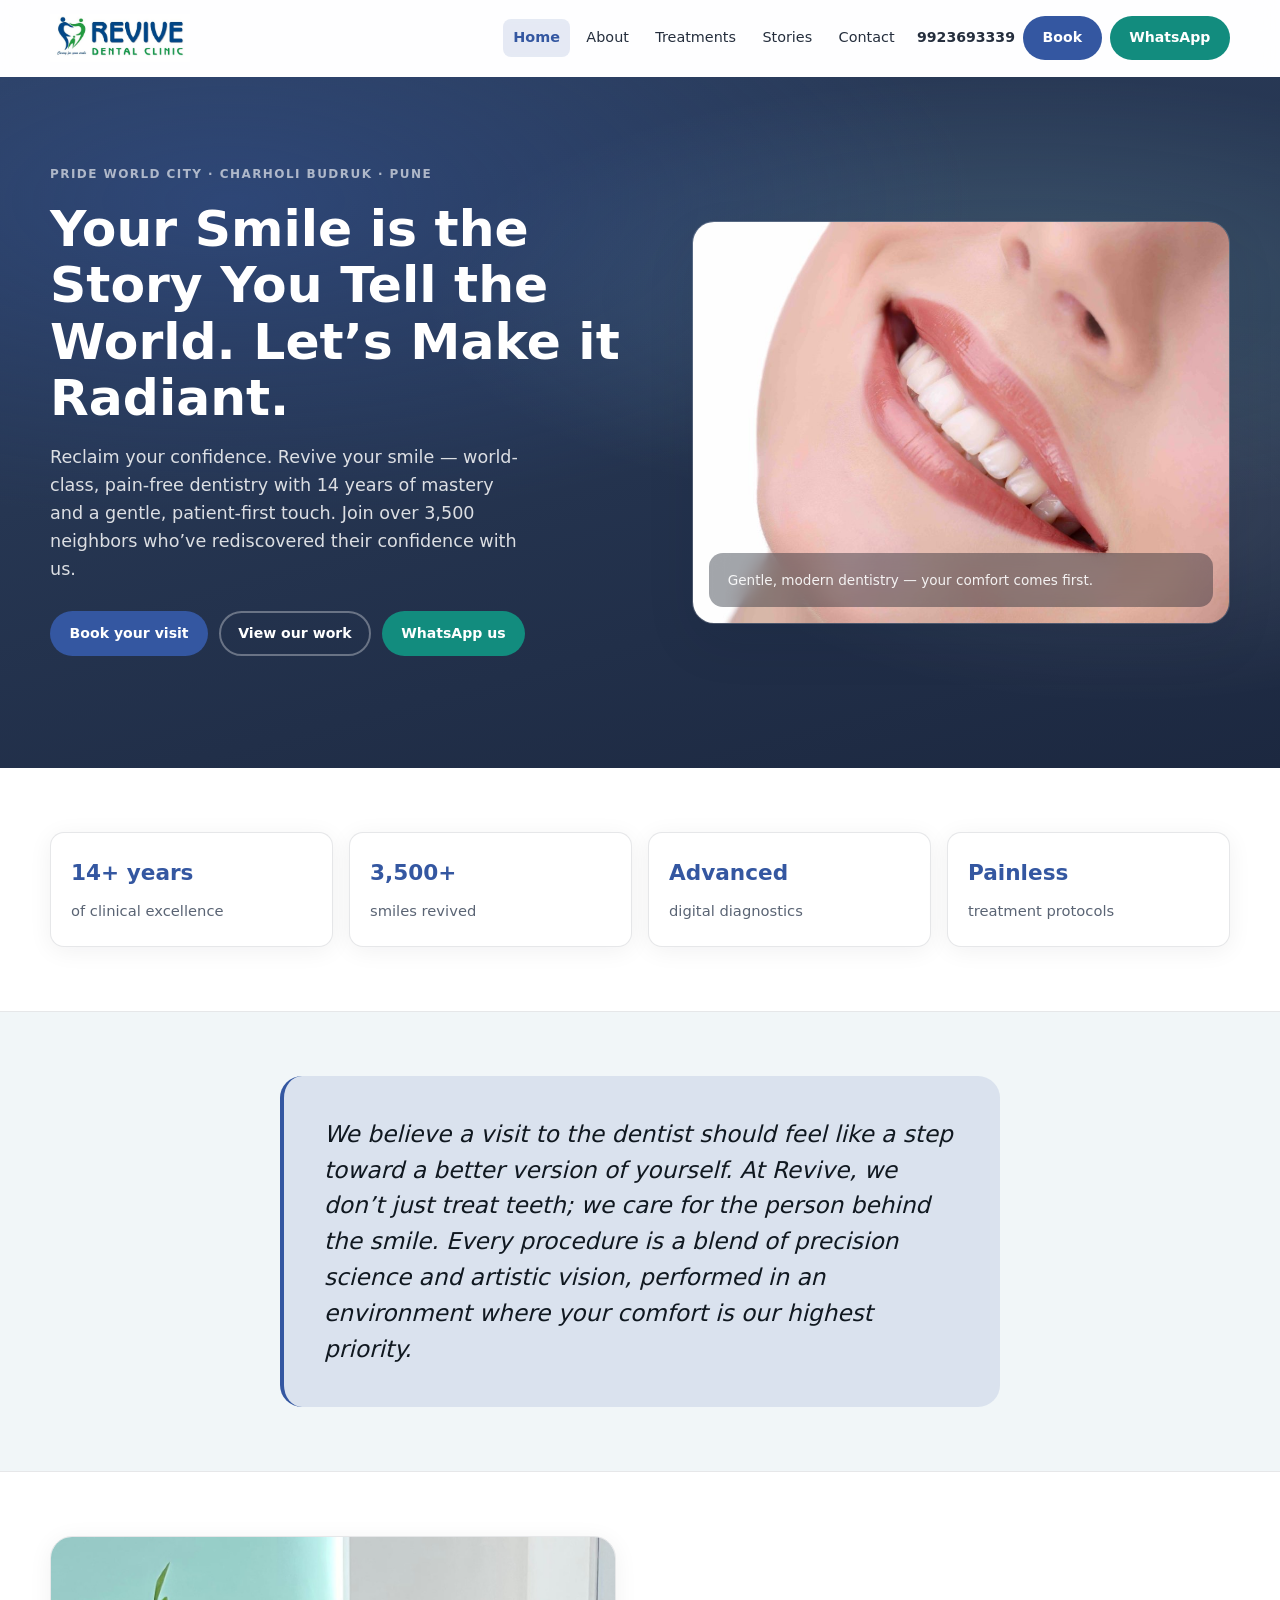
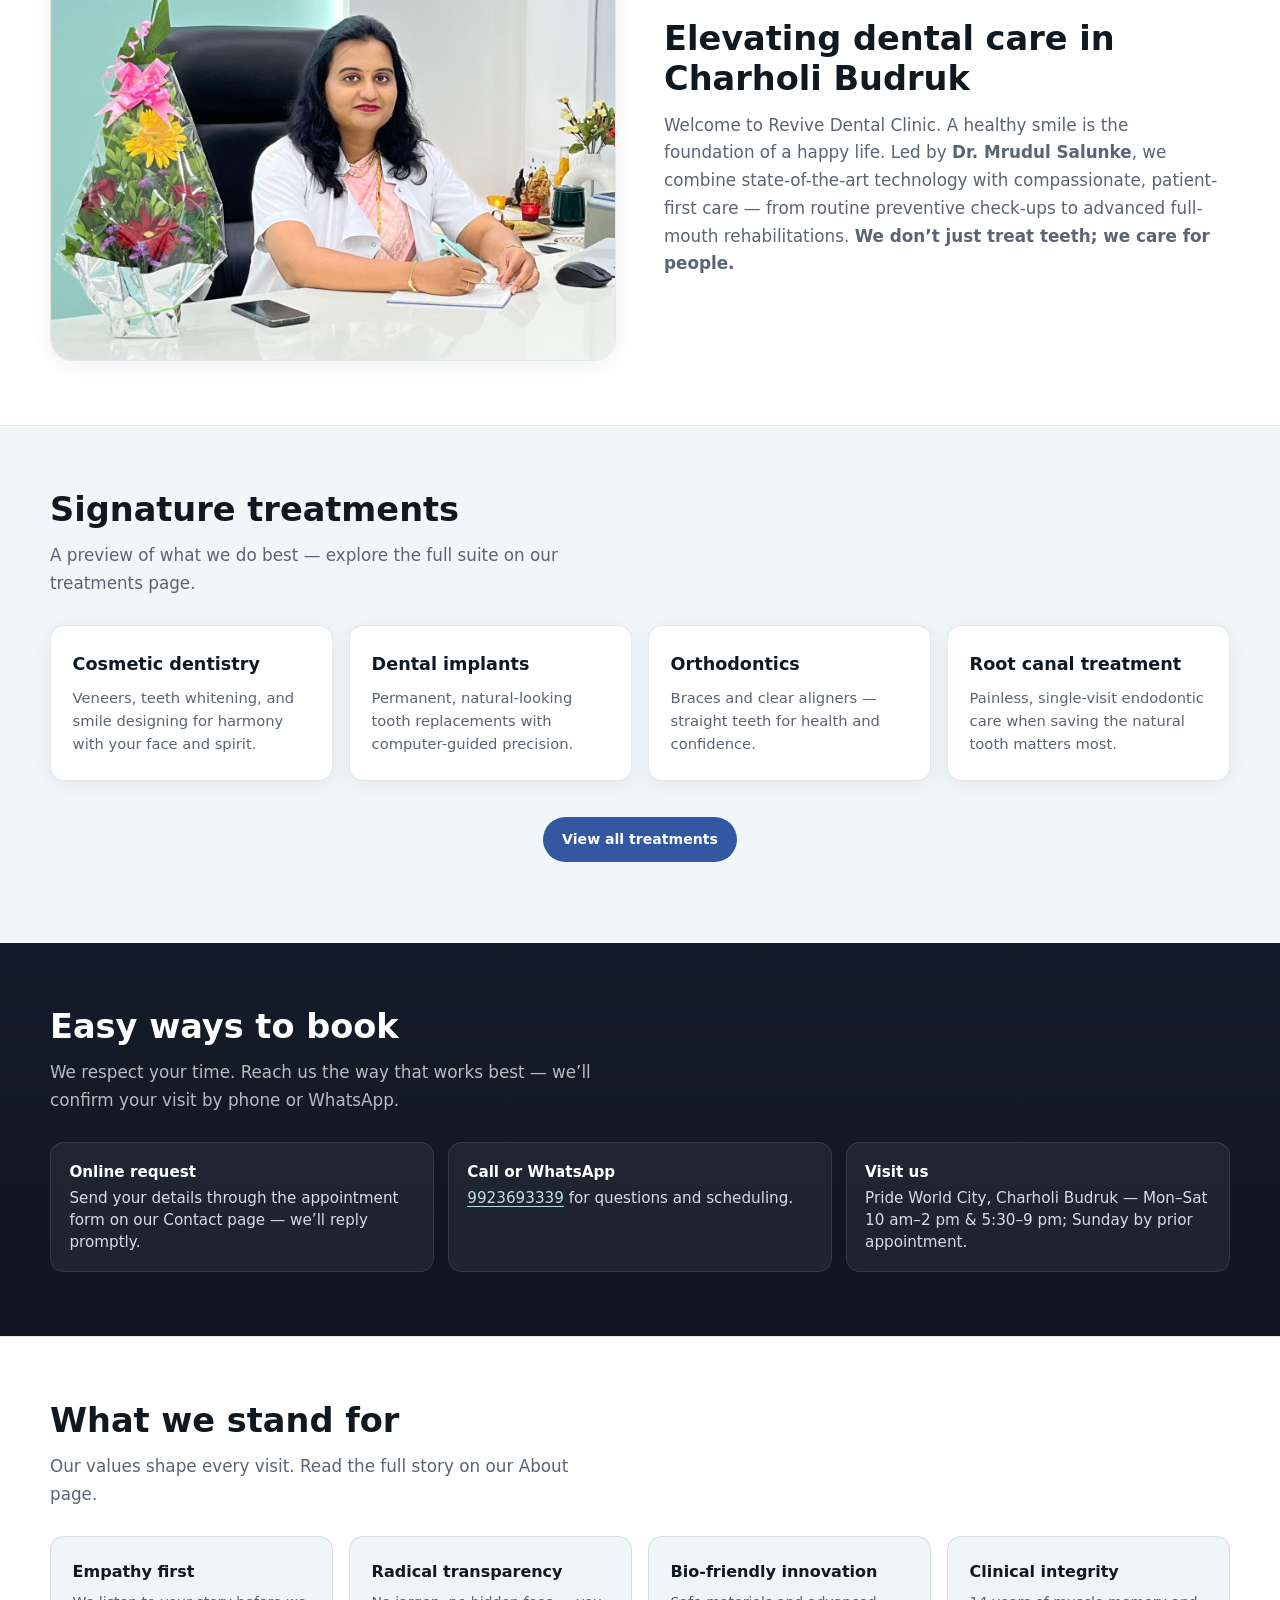
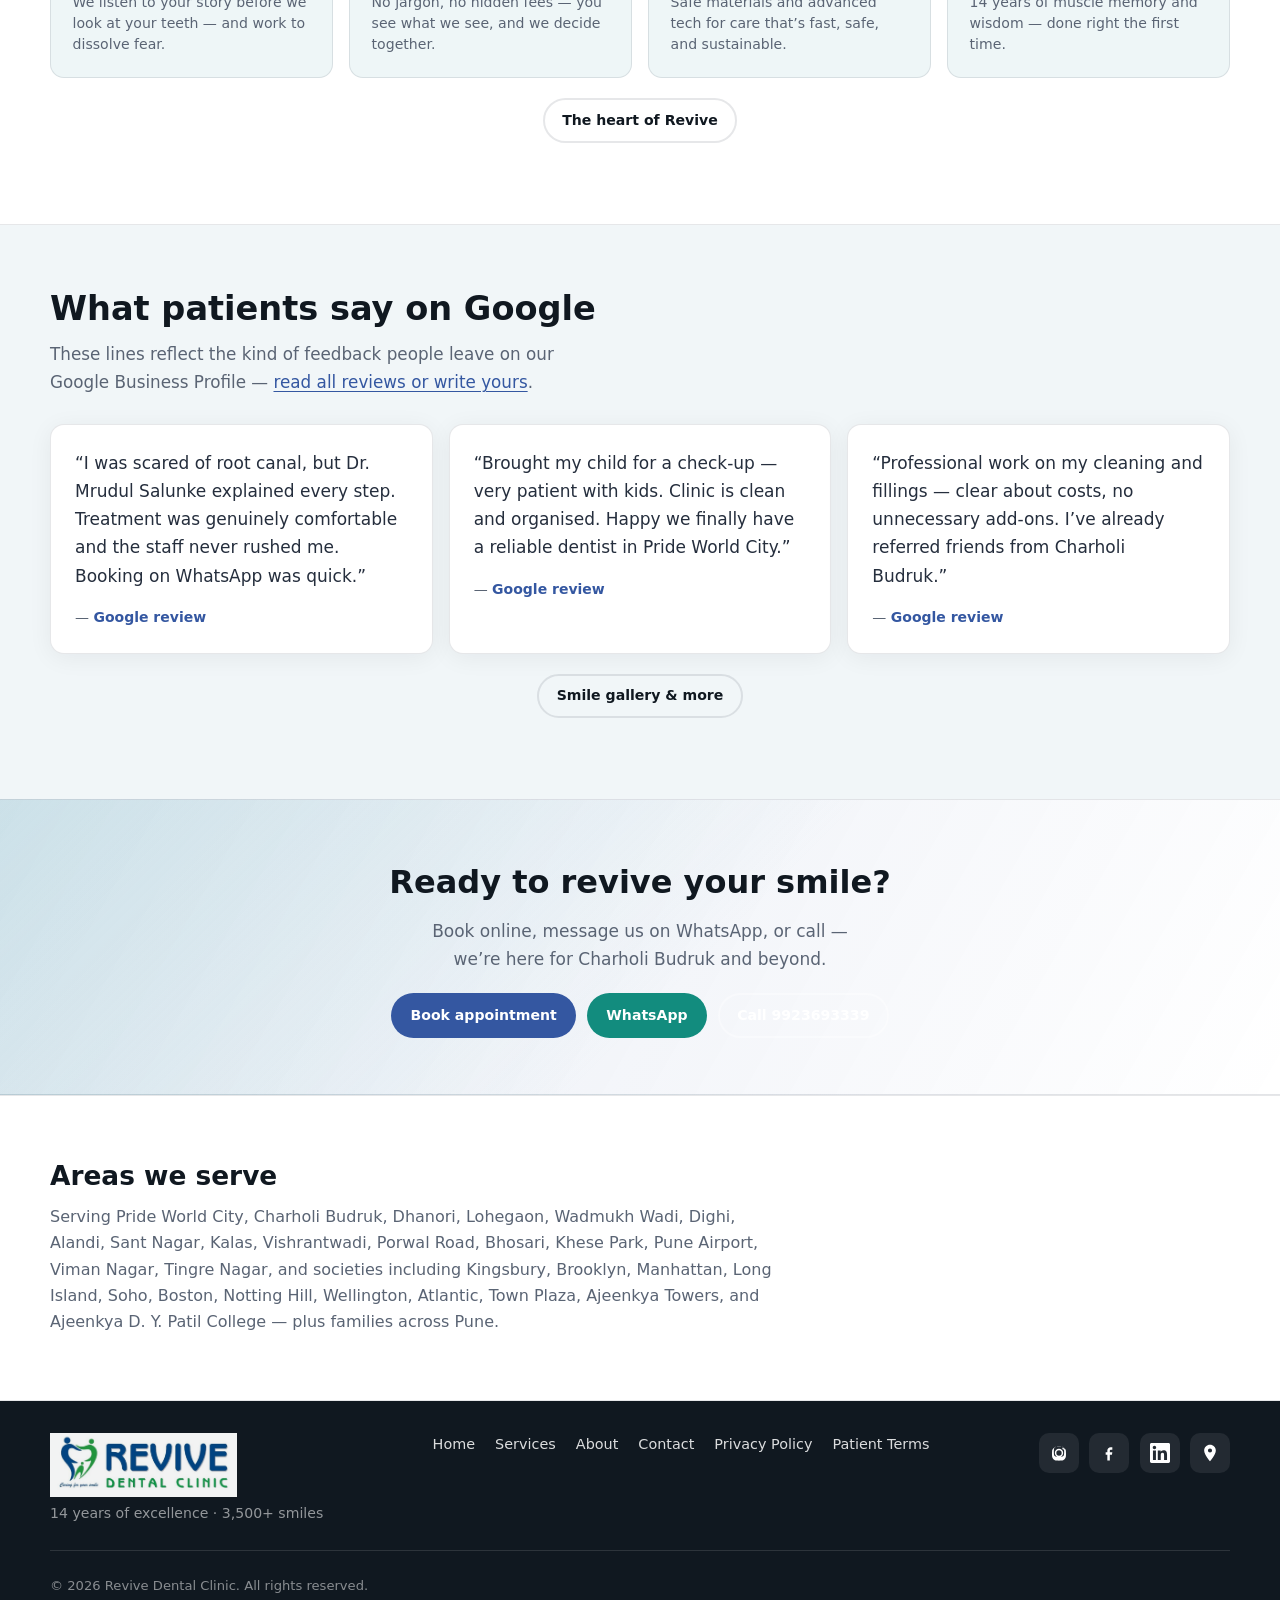
<file: index.html>
<!DOCTYPE html>
<html lang="en-IN">
<head>
  <meta charset="utf-8">
  <meta name="viewport" content="width=device-width, initial-scale=1">
  <!-- Replace https://www.example.com with your live domain in canonical, Open Graph, JSON-LD, sitemap.xml, and robots.txt -->
  <title>Dentist in Pride World City &amp; Charholi Budruk, Pune | Revive Dental Clinic</title>
  <meta name="description" content="Dentist in Pride World City, Charholi Budruk, Pune — implants, braces, whitening, RCT &amp; family care. 14+ years. Book: call or WhatsApp 9923693339.">
  <meta name="robots" content="index, follow, max-image-preview:large">
  <meta name="theme-color" content="#3457a1">
  <link rel="icon" href="images/RDC%20Name%20and%20LOGO.jpeg" type="image/jpeg">
  <link rel="apple-touch-icon" href="images/RDC%20Name%20and%20LOGO.jpeg">
  <meta name="geo.region" content="IN-MH">
  <meta name="geo.placename" content="Pune">
  <meta name="geo.position" content="18.679;73.942">
  <meta name="ICBM" content="18.679, 73.942">
  <link rel="canonical" href="https://www.example.com/">
  <link rel="alternate" hreflang="en-IN" href="https://www.example.com/">
  <link rel="alternate" hreflang="x-default" href="https://www.example.com/">
  <meta property="og:type" content="website">
  <meta property="og:site_name" content="Revive Dental Clinic">
  <meta property="og:title" content="Dentist in Pride World City &amp; Charholi Budruk, Pune | Revive Dental Clinic">
  <meta property="og:description" content="Trusted dental clinic for Charholi Budruk, Dhanori &amp; northeast Pune — preventive to implants. WhatsApp 9923693339.">
  <meta property="og:url" content="https://www.example.com/">
  <meta property="og:locale" content="en_IN">
  <meta property="og:image" content="https://www.example.com/images/hero-smile.jpg">
  <meta property="og:image:width" content="1024">
  <meta property="og:image:height" content="754">
  <meta property="og:image:alt" content="Healthy smile — Revive Dental Clinic, Pune">
  <meta name="twitter:card" content="summary_large_image">
  <meta name="twitter:title" content="Dentist in Pride World City &amp; Charholi Budruk, Pune">
  <meta name="twitter:description" content="14+ years serving Pride World City, Charholi Budruk &amp; Pune. Book online or WhatsApp 9923693339.">
  <meta name="twitter:image" content="https://www.example.com/images/hero-smile.jpg">
  <meta name="twitter:image:alt" content="Revive Dental Clinic — cosmetic and family dentistry in Pune">
  <link rel="stylesheet" href="styles.css">
  <script type="application/ld+json">
  {
    "@context": "https://schema.org",
    "@graph": [
      {
        "@type": "WebSite",
        "@id": "https://www.example.com/#website",
        "url": "https://www.example.com/",
        "name": "Revive Dental Clinic",
        "inLanguage": "en-IN",
        "publisher": { "@id": "https://www.example.com/#localbusiness" }
      },
      {
        "@type": "Dentist",
        "@id": "https://www.example.com/#localbusiness",
        "name": "Revive Dental Clinic",
        "url": "https://www.example.com/",
        "logo": "https://www.example.com/images/RDC%20Name%20and%20LOGO.jpeg",
        "image": [
          "https://www.example.com/images/hero-smile.jpg",
          "https://www.example.com/images/our-doctor-clinic.jpg"
        ],
        "description": "Dental clinic in Pride World City, Charholi Budruk, Pune — preventive, cosmetic, implants, orthodontics, root canal treatment and emergency care for families in northeast Pune, led by Dr. Mrudul Salunke.",
        "founder": {
          "@type": "Person",
          "name": "Dr. Mrudul Salunke",
          "jobTitle": "Founder and Principal Dentist",
          "alumniOf": "Nair Hospital Dental College, Mumbai",
          "sameAs": "https://www.linkedin.com/in/dr-mrudul-salunke-22879086"
        },
        "telephone": "+919923693339",
        "email": "revivedentalclinics@gmail.com",
        "priceRange": "$$",
        "address": {
          "@type": "PostalAddress",
          "streetAddress": "Shop No. 47, 1st floor, Town Plaza, Pride World City Rd, near Ajinkya DY Patil university, Charholi Budruk",
          "addressLocality": "Pune",
          "addressRegion": "Maharashtra",
          "postalCode": "412105",
          "addressCountry": "IN"
        },
        "geo": {
          "@type": "GeoCoordinates",
          "latitude": 18.679,
          "longitude": 73.942
        },
        "hasMap": "https://www.google.com/maps/search/?api=1&query=Revive+Dental+Clinic+Pride+World+City+Charholi+Budruk+Pune",
        "sameAs": [
          "https://share.google/w6N6jLNtErLMx9Fow",
          "https://www.instagram.com/revivedentalclinics/",
          "https://www.facebook.com/share/1E9QqNP276/",
          "https://www.linkedin.com/in/dr-mrudul-salunke-22879086"
        ],
        "openingHoursSpecification": [
          {
            "@type": "OpeningHoursSpecification",
            "dayOfWeek": ["Monday", "Tuesday", "Wednesday", "Thursday", "Friday", "Saturday"],
            "opens": "10:00",
            "closes": "14:00"
          },
          {
            "@type": "OpeningHoursSpecification",
            "dayOfWeek": ["Monday", "Tuesday", "Wednesday", "Thursday", "Friday", "Saturday"],
            "opens": "17:30",
            "closes": "21:00"
          }
        ],
        "areaServed": [
          { "@type": "City", "name": "Pune" },
          { "@type": "Place", "name": "Pride World City" },
          { "@type": "Place", "name": "Charholi Budruk" },
          { "@type": "Place", "name": "Dhanori" },
          { "@type": "Place", "name": "Lohegaon" }
        ],
        "medicalSpecialty": {
          "@type": "MedicalSpecialty",
          "name": "Dentistry"
        },
        "contactPoint": {
          "@type": "ContactPoint",
          "telephone": "+919923693339",
          "contactType": "appointments",
          "areaServed": "IN",
          "availableLanguage": ["English", "Hindi", "Marathi"]
        }
      }
    ]
  }
  </script>
</head>
<body>
  <a class="skip-link" href="#main">Skip to main content</a>

  <header class="site-header">
    <div class="container header-inner">
      <a class="logo" href="index.html" aria-label="Revive Dental Clinic — Home">
        <span class="logo-mark">
          <img src="images/RDC%20Name%20and%20LOGO.jpeg" alt="" width="320" height="80" decoding="async" fetchpriority="high">
        </span>
      </a>
      <button type="button" class="nav-toggle" id="nav-toggle" aria-expanded="false" aria-controls="site-nav" aria-label="Open menu">
        <span class="nav-toggle-bar" aria-hidden="true"></span>
        <span class="nav-toggle-bar" aria-hidden="true"></span>
        <span class="nav-toggle-bar" aria-hidden="true"></span>
      </button>
      <div class="site-nav" id="site-nav">
        <nav aria-label="Primary">
          <ul class="nav-list">
            <li><a href="index.html" aria-current="page">Home</a></li>
            <li><a href="about.html">About</a></li>
            <li><a href="treatments.html">Treatments</a></li>
            <li><a href="gallery.html">Stories</a></li>
            <li><a href="contact.html">Contact</a></li>
          </ul>
        </nav>
        <div class="header-actions">
          <a class="header-phone" href="tel:+919923693339">9923693339</a>
          <a class="btn btn--primary" href="contact.html#appointment-form">Book</a>
          <a class="btn btn--wa" href="https://wa.me/919923693339" rel="noopener noreferrer" target="_blank">WhatsApp</a>
        </div>
      </div>
    </div>
  </header>

  <main id="main">
    <section class="hero" aria-labelledby="hero-heading">
      <div class="container hero-grid">
        <div>
          <p class="hero-eyebrow reveal">Pride World City · Charholi Budruk · Pune</p>
          <h1 id="hero-heading" class="reveal" style="--reveal-delay: 0.04s">Your Smile is the Story You Tell the World. Let’s Make it Radiant.</h1>
          <p class="hero-deck reveal" style="--reveal-delay: 0.08s">Reclaim your confidence. Revive your smile — world-class, pain-free dentistry with 14 years of mastery and a gentle, patient-first touch. Join over 3,500 neighbors who’ve rediscovered their confidence with us.</p>
          <div class="hero-actions reveal" style="--reveal-delay: 0.1s">
            <a class="btn btn--primary" href="contact.html#appointment-form">Book your visit</a>
            <a class="btn btn--ghost" href="gallery.html">View our work</a>
            <a class="btn btn--wa" href="https://wa.me/919923693339" rel="noopener noreferrer" target="_blank">WhatsApp us</a>
          </div>
        </div>
        <div class="hero-visual reveal" style="--reveal-delay: 0.1s">
          <img
            src="images/hero-smile.jpg"
            width="1024"
            height="754"
            alt="Close-up of a bright, healthy smile"
            decoding="async"
            fetchpriority="high"
          >
          <p class="hero-visual-caption">Gentle, modern dentistry — your comfort comes first.</p>
        </div>
      </div>
    </section>

    <section class="trust-section section--alt" aria-labelledby="trust-heading">
      <div class="container">
        <h2 id="trust-heading" class="visually-hidden">Why patients trust Revive</h2>
        <div class="trust-bento">
          <div class="trust-card reveal" style="--reveal-delay: 0s">
            <strong>14+ years</strong>
            <span>of clinical excellence</span>
          </div>
          <div class="trust-card reveal" style="--reveal-delay: 0.05s">
            <strong>3,500+</strong>
            <span>smiles revived</span>
          </div>
          <div class="trust-card reveal" style="--reveal-delay: 0.1s">
            <strong>Advanced</strong>
            <span>digital diagnostics</span>
          </div>
          <div class="trust-card reveal" style="--reveal-delay: 0.15s">
            <strong>Painless</strong>
            <span>treatment protocols</span>
          </div>
        </div>
      </div>
    </section>

    <section class="section" aria-labelledby="philosophy-heading">
      <div class="container container--narrow">
        <h2 id="philosophy-heading" class="visually-hidden">Our philosophy</h2>
        <blockquote class="pullquote reveal">
          <p>We believe a visit to the dentist should feel like a step toward a better version of yourself. At Revive, we don’t just treat teeth; we care for the person behind the smile. Every procedure is a blend of precision science and artistic vision, performed in an environment where your comfort is our highest priority.</p>
        </blockquote>
      </div>
    </section>

    <section class="section section--alt" aria-labelledby="welcome-heading">
      <div class="container split">
        <div class="media-frame reveal" role="presentation">
          <img src="images/our-doctor-clinic.jpg" width="1200" height="900" alt="Revive Dental Clinic — consultation at our Pride World City office" loading="lazy" decoding="async">
        </div>
        <div class="reveal" style="--reveal-delay: 0.06s">
          <h2 id="welcome-heading" class="section-title">Elevating dental care in Charholi Budruk</h2>
          <p class="section-intro" style="margin-bottom: 0">Welcome to Revive Dental Clinic. A healthy smile is the foundation of a happy life. Led by <strong>Dr. Mrudul Salunke</strong>, we combine state-of-the-art technology with compassionate, patient-first care — from routine preventive check-ups to advanced full-mouth rehabilitations. <strong>We don’t just treat teeth; we care for people.</strong></p>
        </div>
      </div>
    </section>

    <section class="section" aria-labelledby="featured-heading">
      <div class="container">
        <h2 id="featured-heading" class="section-title reveal">Signature treatments</h2>
        <p class="section-intro reveal" style="--reveal-delay: 0.04s">A preview of what we do best — explore the full suite on our treatments page.</p>
        <div class="bento-grid">
          <article class="bento-card reveal" style="--reveal-delay: 0s">
            <h3>Cosmetic dentistry</h3>
            <p>Veneers, teeth whitening, and smile designing for harmony with your face and spirit.</p>
          </article>
          <article class="bento-card reveal" style="--reveal-delay: 0.05s">
            <h3>Dental implants</h3>
            <p>Permanent, natural-looking tooth replacements with computer-guided precision.</p>
          </article>
          <article class="bento-card reveal" style="--reveal-delay: 0.1s">
            <h3>Orthodontics</h3>
            <p>Braces and clear aligners — straight teeth for health and confidence.</p>
          </article>
          <article class="bento-card reveal" style="--reveal-delay: 0.15s">
            <h3>Root canal treatment</h3>
            <p>Painless, single-visit endodontic care when saving the natural tooth matters most.</p>
          </article>
        </div>
        <p class="text-center mt-md">
          <a class="btn btn--primary" href="treatments.html">View all treatments</a>
        </p>
      </div>
    </section>

    <section class="section section--dark" aria-labelledby="care-heading">
      <div class="container">
        <h2 id="care-heading" class="section-title reveal">Easy ways to book</h2>
        <p class="section-intro muted reveal" style="--reveal-delay: 0.04s">We respect your time. Reach us the way that works best — we’ll confirm your visit by phone or WhatsApp.</p>
        <ul class="care-options-list reveal" style="--reveal-delay: 0.08s">
          <li><strong>Online request</strong> Send your details through the appointment form on our Contact page — we’ll reply promptly.</li>
          <li><strong>Call or WhatsApp</strong> <a class="dark-section-link" href="tel:+919923693339">9923693339</a> for questions and scheduling.</li>
          <li><strong>Visit us</strong> Pride World City, Charholi Budruk — Mon–Sat 10 am–2 pm &amp; 5:30–9 pm; Sunday by prior appointment.</li>
        </ul>
      </div>
    </section>

    <section class="section section--alt" aria-labelledby="values-heading">
      <div class="container">
        <h2 id="values-heading" class="section-title reveal">What we stand for</h2>
        <p class="section-intro reveal" style="--reveal-delay: 0.04s">Our values shape every visit. Read the full story on our About page.</p>
        <div class="values-grid">
          <article class="value-card reveal" style="--reveal-delay: 0s">
            <h3>Empathy first</h3>
            <p>We listen to your story before we look at your teeth — and work to dissolve fear.</p>
          </article>
          <article class="value-card reveal" style="--reveal-delay: 0.05s">
            <h3>Radical transparency</h3>
            <p>No jargon, no hidden fees — you see what we see, and we decide together.</p>
          </article>
          <article class="value-card reveal" style="--reveal-delay: 0.1s">
            <h3>Bio-friendly innovation</h3>
            <p>Safe materials and advanced tech for care that’s fast, safe, and sustainable.</p>
          </article>
          <article class="value-card reveal" style="--reveal-delay: 0.15s">
            <h3>Clinical integrity</h3>
            <p>14 years of muscle memory and wisdom — done right the first time.</p>
          </article>
        </div>
        <p class="text-center mt-md">
          <a class="btn btn--ghost" href="about.html">The heart of Revive</a>
        </p>
      </div>
    </section>

    <section class="section" aria-labelledby="stories-heading">
      <div class="container">
        <h2 id="stories-heading" class="section-title reveal">What patients say on Google</h2>
        <p class="section-intro reveal" style="--reveal-delay: 0.03s">These lines reflect the kind of feedback people leave on our Google Business Profile — <a href="https://share.google/w6N6jLNtErLMx9Fow" rel="noopener noreferrer" target="_blank">read all reviews or write yours</a>.</p>
        <div class="quotes quotes--google">
          <blockquote class="quote reveal" cite="https://share.google/w6N6jLNtErLMx9Fow">
            <p>“I was scared of root canal, but Dr. Mrudul Salunke explained every step. Treatment was genuinely comfortable and the staff never rushed me. Booking on WhatsApp was quick.”</p>
            <footer>— <a href="https://share.google/w6N6jLNtErLMx9Fow" rel="noopener noreferrer" target="_blank">Google review</a></footer>
          </blockquote>
          <blockquote class="quote reveal" style="--reveal-delay: 0.05s" cite="https://share.google/w6N6jLNtErLMx9Fow">
            <p>“Brought my child for a check-up — very patient with kids. Clinic is clean and organised. Happy we finally have a reliable dentist in Pride World City.”</p>
            <footer>— <a href="https://share.google/w6N6jLNtErLMx9Fow" rel="noopener noreferrer" target="_blank">Google review</a></footer>
          </blockquote>
          <blockquote class="quote reveal" style="--reveal-delay: 0.1s" cite="https://share.google/w6N6jLNtErLMx9Fow">
            <p>“Professional work on my cleaning and fillings — clear about costs, no unnecessary add-ons. I’ve already referred friends from Charholi Budruk.”</p>
            <footer>— <a href="https://share.google/w6N6jLNtErLMx9Fow" rel="noopener noreferrer" target="_blank">Google review</a></footer>
          </blockquote>
        </div>
        <p class="text-center mt-md">
          <a class="btn btn--ghost" href="gallery.html">Smile gallery &amp; more</a>
        </p>
      </div>
    </section>

    <section class="cta-band" aria-labelledby="cta-heading">
      <div class="container">
        <h2 id="cta-heading" class="reveal">Ready to revive your smile?</h2>
        <p class="reveal" style="--reveal-delay: 0.04s">Book online, message us on WhatsApp, or call — we’re here for Charholi Budruk and beyond.</p>
        <div class="hero-actions reveal" style="--reveal-delay: 0.08s">
          <a class="btn btn--primary" href="contact.html#appointment-form">Book appointment</a>
          <a class="btn btn--wa" href="https://wa.me/919923693339" rel="noopener noreferrer" target="_blank">WhatsApp</a>
          <a class="btn btn--ghost" href="tel:+919923693339">Call 9923693339</a>
        </div>
      </div>
    </section>

    <section class="section section--alt areas-served-section" aria-labelledby="areas-served-heading" id="areas-we-serve">
      <div class="container">
        <h2 id="areas-served-heading" class="section-title reveal">Areas we serve</h2>
        <p class="areas-served-text reveal" style="--reveal-delay: 0.04s">Serving Pride World City, Charholi Budruk, Dhanori, Lohegaon, Wadmukh Wadi, Dighi, Alandi, Sant Nagar, Kalas, Vishrantwadi, Porwal Road, Bhosari, Khese Park, Pune Airport, Viman Nagar, Tingre Nagar, and societies including Kingsbury, Brooklyn, Manhattan, Long Island, Soho, Boston, Notting Hill, Wellington, Atlantic, Town Plaza, Ajeenkya Towers, and Ajeenkya D. Y. Patil College — plus families across Pune.</p>
      </div>
    </section>
  </main>

  <footer class="site-footer">
    <div class="container">
      <div class="footer-top">
        <div>
          <p class="footer-brand">
            <img src="images/RDC%20Name%20and%20LOGO.jpeg" alt="Revive Dental Clinic" width="360" height="90" class="footer-logo" decoding="async">
          </p>
          <p class="footer-tagline">14 years of excellence · 3,500+ smiles</p>
        </div>
        <ul class="footer-links">
          <li><a href="index.html">Home</a></li>
          <li><a href="treatments.html">Services</a></li>
          <li><a href="about.html">About</a></li>
          <li><a href="contact.html">Contact</a></li>
          <li><a href="#">Privacy Policy</a></li>
          <li><a href="#">Patient Terms</a></li>
        </ul>
        <div class="footer-social" aria-label="Social links">
          <a href="https://www.instagram.com/revivedentalclinics/" rel="noopener noreferrer" target="_blank" aria-label="Instagram"><svg viewBox="0 0 24 24" aria-hidden="true"><path d="M12 7a5 5 0 1 0 0 10 5 5 0 0 0 0-10Zm0 8.2a3.2 3.2 0 1 1 0-6.4 3.2 3.2 0 0 1 0 6.4Zm6.4-8.6a1.2 1.2 0 1 1-2.4 0 1.2 1.2 0 0 1 2.4 0ZM12 4.6c-1.8 0-2-.1-2.7-.1-1 0-1.7.2-2.3.5-.6.3-1.1.7-1.6 1.2s-.9 1-1.2 1.6c-.3.6-.5 1.3-.5 2.3 0 .7-.1.9-.1 2.7s.1 2 .1 2.7c0 1 .2 1.7.5 2.3.3.6.7 1.1 1.2 1.6s1 .9 1.6 1.2c.6.3 1.3.5 2.3.5.7 0 .9.1 2.7.1s2-.1 2.7-.1c1 0 1.7-.2 2.3-.5.6-.3 1.1-.7 1.6-1.2s.9-1 1.2-1.6c.3-.6.5-1.3.5-2.3 0-.7.1-.9.1-2.7s-.1-2-.1-2.7c0-1-.2-1.7-.5-2.3-.3-.6-.7-1.1-1.2-1.6s-1-.9-1.6-1.2c-.6-.3-1.3-.5-2.3-.5-.7 0-.9-.1-2.7-.1Zm0 12.1c-1.6 0-1.8-.1-2.4-.1-.9 0-1.4-.2-1.7-.3-.4-.2-.7-.4-1-.7s-.5-.6-.7-1c-.1-.3-.3-.8-.3-1.7 0-.6-.1-.8-.1-2.4s.1-1.8.1-2.4c0-.9.2-1.4.3-1.7.2-.4.4-.7.7-1s.6-.5 1-.7c.3-.1.8-.3 1.7-.3.6 0 .8-.1 2.4-.1s1.8.1 2.4.1c.9 0 1.4.2 1.7.3.4.2.7.4 1 .7s.5.6.7 1c.1.3.3.8.3 1.7 0 .6.1.8.1 2.4s-.1 1.8-.1 2.4c0 .9-.2 1.4-.3 1.7-.2.4-.4.7-.7 1s-.6.5-1 .7c-.3.1-.8.3-1.7.3-.6 0-.8.1-2.4.1Z"/></svg></a>
          <a href="https://www.facebook.com/share/1E9QqNP276/" rel="noopener noreferrer" target="_blank" aria-label="Facebook"><svg viewBox="0 0 24 24" aria-hidden="true"><path d="M14 8h2V5h-2c-2.2 0-4 1.8-4 4v2H8v3h2v7h3v-7h2.5l.5-3H13v-2c0-.6.5-1 1-1Z"/></svg></a>
          <a href="https://www.linkedin.com/in/dr-mrudul-salunke-22879086" rel="noopener noreferrer" target="_blank" aria-label="LinkedIn — Dr. Mrudul Salunke"><svg viewBox="0 0 24 24" aria-hidden="true"><path d="M20.447 20.452h-3.554v-5.569c0-1.328-.027-3.037-1.852-3.037-1.853 0-2.136 1.445-2.136 2.939v5.667H9.351V9h3.414v1.561h.046c.477-.9 1.637-1.85 3.37-1.85 3.601 0 4.267 2.37 4.267 5.455v6.286zM5.337 7.433c-1.144 0-2.063-.926-2.063-2.065 0-1.138.92-2.063 2.063-2.063 1.14 0 2.064.925 2.064 2.063 0 1.139-.925 2.065-2.064 2.065zm1.782 13.019H3.555V9h3.564v11.452zM22.225 0H1.771C.792 0 0 .774 0 1.729v20.542C0 23.227.792 24 1.771 24h20.451C23.2 24 24 23.227 24 22.271V1.729C24 .774 23.2 0 22.222 0h.003z"/></svg></a>
          <a href="https://share.google/w6N6jLNtErLMx9Fow" rel="noopener noreferrer" target="_blank" aria-label="Google Maps and reviews"><svg viewBox="0 0 24 24" aria-hidden="true"><path d="M12 2C8.13 2 5 5.13 5 9c0 5.25 7 13 7 13s7-7.75 7-13c0-3.87-3.13-7-7-7Zm0 9.5A2.5 2.5 0 1 1 12 6.5a2.5 2.5 0 0 1 0 5Z"/></svg></a>
        </div>
      </div>
      <div class="footer-bottom">
        <span>© <span id="year"></span> Revive Dental Clinic. All rights reserved.</span>
      </div>
    </div>
  </footer>

  <script src="main.js" defer></script>
</body>
</html>
</file>
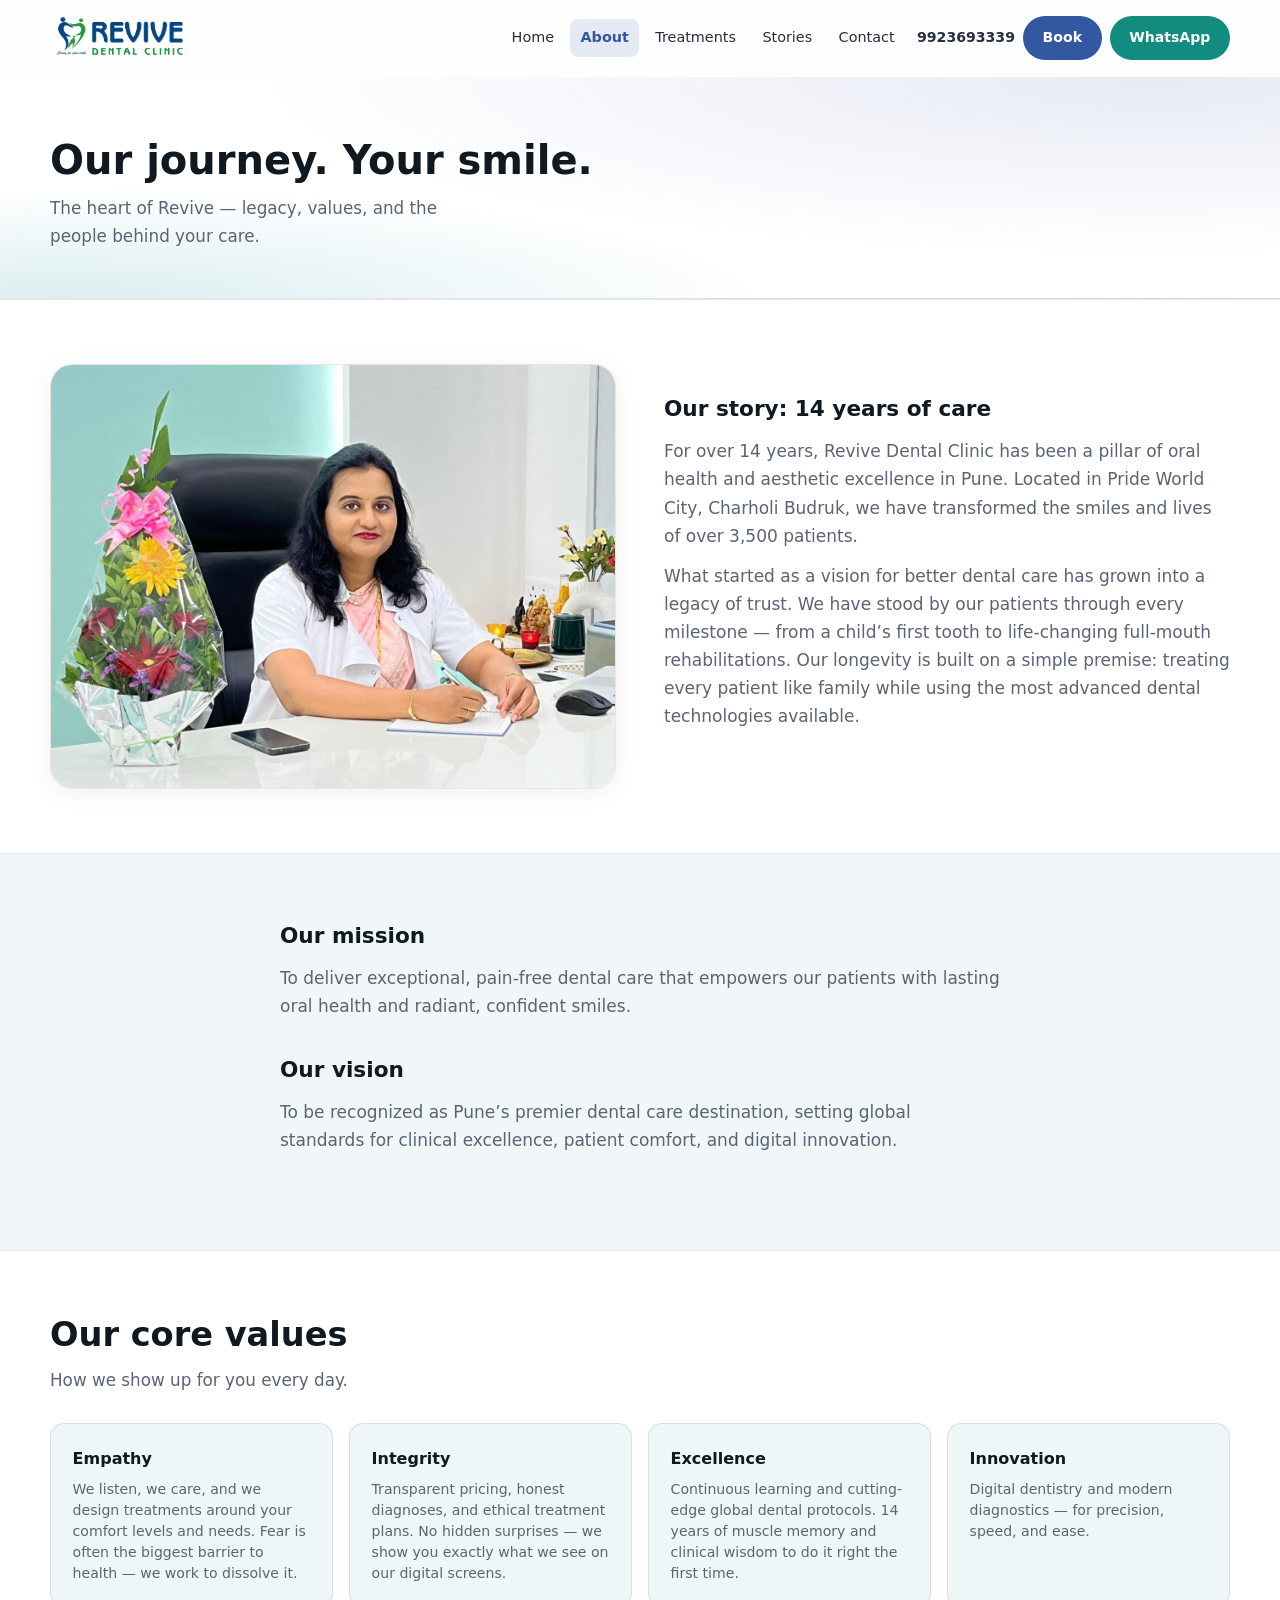
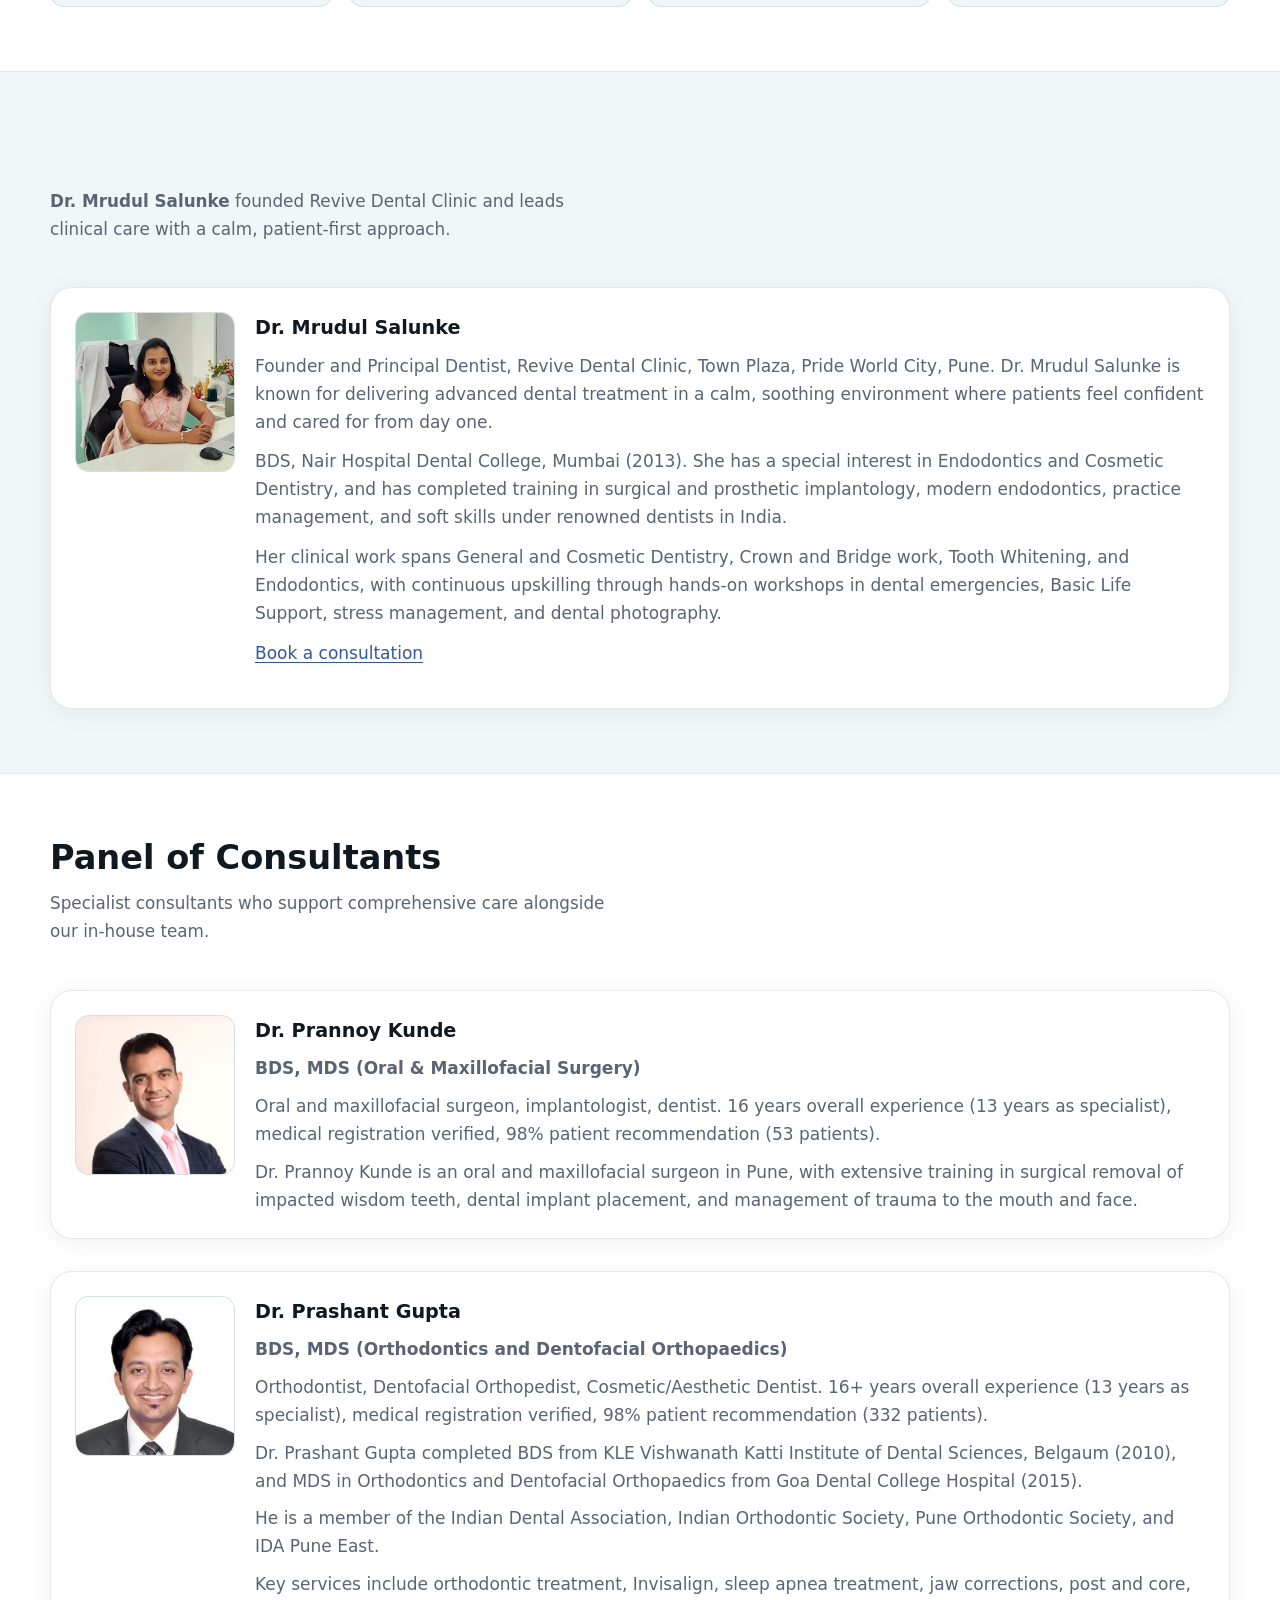
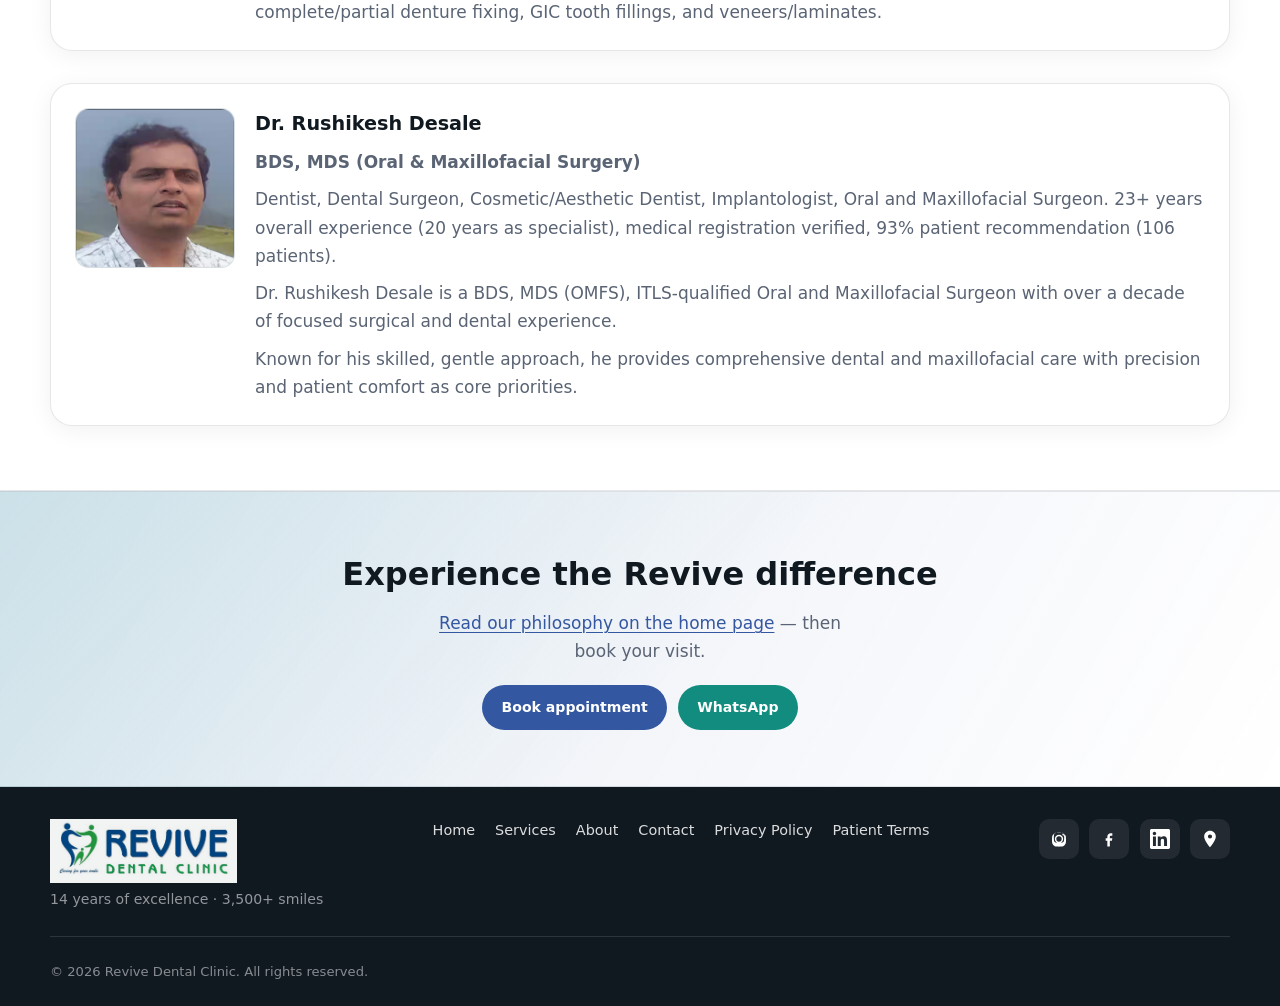
<file: about.html>
<!DOCTYPE html>
<html lang="en-IN">
<head>
  <meta charset="utf-8">
  <meta name="viewport" content="width=device-width, initial-scale=1">
  <title>About Our Dental Clinic | Revive — Pride World City &amp; Charholi Budruk, Pune</title>
  <meta name="description" content="Meet Revive Dental Clinic — 14+ years serving Pride World City, Charholi Budruk &amp; Pune. Our mission, values, and patient-first dentistry in northeast Pune.">
  <meta name="robots" content="index, follow, max-image-preview:large">
  <meta name="theme-color" content="#3457a1">
  <link rel="icon" href="images/RDC%20Name%20and%20LOGO.jpeg" type="image/jpeg">
  <link rel="apple-touch-icon" href="images/RDC%20Name%20and%20LOGO.jpeg">
  <meta name="geo.region" content="IN-MH">
  <meta name="geo.placename" content="Pune">
  <link rel="canonical" href="https://www.example.com/about.html">
  <link rel="alternate" hreflang="en-IN" href="https://www.example.com/about.html">
  <link rel="alternate" hreflang="x-default" href="https://www.example.com/about.html">
  <meta property="og:type" content="website">
  <meta property="og:site_name" content="Revive Dental Clinic">
  <meta property="og:title" content="About Revive Dental Clinic | Charholi Budruk, Pune">
  <meta property="og:description" content="Story, mission &amp; values — trusted dentist for Pride World City &amp; northeast Pune.">
  <meta property="og:url" content="https://www.example.com/about.html">
  <meta property="og:locale" content="en_IN">
  <meta property="og:image" content="https://www.example.com/images/clinic-photo/Doctor%27s%20photo.jpg">
  <meta property="og:image:alt" content="Dr. Mrudul Salunke, founder and principal dentist at Revive Dental Clinic, Pune">
  <meta name="twitter:card" content="summary_large_image">
  <meta name="twitter:title" content="About Revive Dental Clinic | Pune">
  <meta name="twitter:description" content="14+ years of care in Charholi Budruk &amp; Pride World City.">
  <meta name="twitter:image" content="https://www.example.com/images/clinic-photo/Doctor%27s%20photo.jpg">
  <link rel="stylesheet" href="styles.css">
  <script type="application/ld+json">
  {
    "@context": "https://schema.org",
    "@type": "BreadcrumbList",
    "itemListElement": [
      { "@type": "ListItem", "position": 1, "name": "Home", "item": "https://www.example.com/" },
      { "@type": "ListItem", "position": 2, "name": "About", "item": "https://www.example.com/about.html" }
    ]
  }
  </script>
</head>
<body>
  <a class="skip-link" href="#main">Skip to main content</a>

  <header class="site-header">
    <div class="container header-inner">
      <a class="logo" href="index.html" aria-label="Revive Dental Clinic — Home">
        <span class="logo-mark">
          <img src="images/RDC%20Name%20and%20LOGO.jpeg" alt="" width="320" height="80" decoding="async">
        </span>
      </a>
      <button type="button" class="nav-toggle" id="nav-toggle" aria-expanded="false" aria-controls="site-nav" aria-label="Open menu">
        <span class="nav-toggle-bar" aria-hidden="true"></span>
        <span class="nav-toggle-bar" aria-hidden="true"></span>
        <span class="nav-toggle-bar" aria-hidden="true"></span>
      </button>
      <div class="site-nav" id="site-nav">
        <nav aria-label="Primary">
          <ul class="nav-list">
            <li><a href="index.html">Home</a></li>
            <li><a href="about.html" aria-current="page">About</a></li>
            <li><a href="treatments.html">Treatments</a></li>
            <li><a href="gallery.html">Stories</a></li>
            <li><a href="contact.html">Contact</a></li>
          </ul>
        </nav>
        <div class="header-actions">
          <a class="header-phone" href="tel:+919923693339">9923693339</a>
          <a class="btn btn--primary" href="contact.html#appointment-form">Book</a>
          <a class="btn btn--wa" href="https://wa.me/919923693339" rel="noopener noreferrer" target="_blank">WhatsApp</a>
        </div>
      </div>
    </div>
  </header>

  <main id="main">
    <header class="page-hero">
      <div class="container">
        <h1 class="reveal">Our journey. Your smile.</h1>
        <p class="lead reveal" style="--reveal-delay: 0.05s">The heart of Revive — legacy, values, and the people behind your care.</p>
      </div>
    </header>

    <section class="section section--alt" aria-labelledby="story-heading">
      <div class="container split">
        <div class="media-frame reveal" role="presentation">
          <img src="images/our-doctor-clinic.jpg" width="1200" height="900" alt="Revive Dental Clinic reception and consultation area" loading="lazy" decoding="async">
        </div>
        <div class="reveal" style="--reveal-delay: 0.06s">
          <div class="about-block">
            <h2 id="story-heading">Our story: 14 years of care</h2>
            <p>For over 14 years, Revive Dental Clinic has been a pillar of oral health and aesthetic excellence in Pune. Located in Pride World City, Charholi Budruk, we have transformed the smiles and lives of over 3,500 patients.</p>
            <p>What started as a vision for better dental care has grown into a legacy of trust. We have stood by our patients through every milestone — from a child’s first tooth to life-changing full-mouth rehabilitations. Our longevity is built on a simple premise: treating every patient like family while using the most advanced dental technologies available.</p>
          </div>
        </div>
      </div>
    </section>

    <section class="section" aria-labelledby="mission-heading">
      <div class="container container--narrow">
        <div class="about-block reveal">
          <h2 id="mission-heading">Our mission</h2>
          <p>To deliver exceptional, pain-free dental care that empowers our patients with lasting oral health and radiant, confident smiles.</p>
        </div>
        <div class="about-block reveal" style="--reveal-delay: 0.06s">
          <h2>Our vision</h2>
          <p>To be recognized as Pune’s premier dental care destination, setting global standards for clinical excellence, patient comfort, and digital innovation.</p>
        </div>
      </div>
    </section>

    <section class="section section--alt" aria-labelledby="values-heading">
      <div class="container">
        <h2 id="values-heading" class="section-title reveal">Our core values</h2>
        <p class="section-intro reveal" style="--reveal-delay: 0.04s">How we show up for you every day.</p>
        <div class="values-grid">
          <article class="value-card reveal" style="--reveal-delay: 0s">
            <h3>Empathy</h3>
            <p>We listen, we care, and we design treatments around your comfort levels and needs. Fear is often the biggest barrier to health — we work to dissolve it.</p>
          </article>
          <article class="value-card reveal" style="--reveal-delay: 0.05s">
            <h3>Integrity</h3>
            <p>Transparent pricing, honest diagnoses, and ethical treatment plans. No hidden surprises — we show you exactly what we see on our digital screens.</p>
          </article>
          <article class="value-card reveal" style="--reveal-delay: 0.1s">
            <h3>Excellence</h3>
            <p>Continuous learning and cutting-edge global dental protocols. 14 years of muscle memory and clinical wisdom to do it right the first time.</p>
          </article>
          <article class="value-card reveal" style="--reveal-delay: 0.15s">
            <h3>Innovation</h3>
            <p>Digital dentistry and modern diagnostics — for precision, speed, and ease.</p>
          </article>
        </div>
      </div>
    </section>

    <section class="section" aria-labelledby="founder-heading">
      <div class="container">
        <h2 id="founder-heading" class="section-title reveal">Our founder and principal dentist</h2>
        <p class="section-intro reveal" style="--reveal-delay: 0.03s"><strong>Dr. Mrudul Salunke</strong> founded Revive Dental Clinic and leads clinical care with a calm, patient-first approach.</p>
        <div class="doctor-list">
          <article class="doctor-card reveal" style="--reveal-delay: 0.05s">
            <div class="doctor-photo">
              <img src="images/clinic-photo/Doctor%27s%20photo.jpg" width="400" height="400" alt="Dr. Mrudul Salunke at Revive Dental Clinic, Pride World City, Pune" loading="lazy" decoding="async">
            </div>
            <div>
              <h3 style="margin: 0 0 0.5rem; font-size: 1.2rem; color: var(--ink)">Dr. Mrudul Salunke</h3>
              <p class="muted" style="margin: 0 0 0.7rem">Founder and Principal Dentist, Revive Dental Clinic, Town Plaza, Pride World City, Pune. Dr. Mrudul Salunke is known for delivering advanced dental treatment in a calm, soothing environment where patients feel confident and cared for from day one.</p>
              <p class="muted" style="margin: 0 0 0.7rem">BDS, Nair Hospital Dental College, Mumbai (2013). She has a special interest in Endodontics and Cosmetic Dentistry, and has completed training in surgical and prosthetic implantology, modern endodontics, practice management, and soft skills under renowned dentists in India.</p>
              <p class="muted" style="margin: 0">Her clinical work spans General and Cosmetic Dentistry, Crown and Bridge work, Tooth Whitening, and Endodontics, with continuous upskilling through hands-on workshops in dental emergencies, Basic Life Support, stress management, and dental photography.</p>
              <p class="mt-sm"><a href="contact.html">Book a consultation</a></p>
            </div>
          </article>
        </div>
      </div>
    </section>

    <section class="section section--alt" aria-labelledby="panel-heading">
      <div class="container">
        <h2 id="panel-heading" class="section-title reveal">Panel of Consultants</h2>
        <p class="section-intro reveal" style="--reveal-delay: 0.03s">Specialist consultants who support comprehensive care alongside our in-house team.</p>
        <div class="doctor-list">
          <article class="doctor-card reveal" style="--reveal-delay: 0.05s">
            <div class="doctor-photo">
              <img src="images/Dr.%20Prannoy%20Kunde.png" width="400" height="400" alt="Dr. Prannoy Kunde, oral and maxillofacial surgeon" loading="lazy" decoding="async">
            </div>
            <div>
              <h3 style="margin: 0 0 0.5rem; font-size: 1.2rem; color: var(--ink)">Dr. Prannoy Kunde</h3>
              <p class="muted" style="margin: 0 0 0.6rem"><strong>BDS, MDS (Oral &amp; Maxillofacial Surgery)</strong></p>
              <p class="muted" style="margin: 0 0 0.6rem">Oral and maxillofacial surgeon, implantologist, dentist. 16 years overall experience (13 years as specialist), medical registration verified, 98% patient recommendation (53 patients).</p>
              <p class="muted" style="margin: 0">Dr. Prannoy Kunde is an oral and maxillofacial surgeon in Pune, with extensive training in surgical removal of impacted wisdom teeth, dental implant placement, and management of trauma to the mouth and face.</p>
            </div>
          </article>

          <article class="doctor-card reveal" style="--reveal-delay: 0.09s">
            <div class="doctor-photo">
              <img src="images/dr-prashant-gupta-5ebe50343c0c0.jpg.jpeg" width="400" height="400" alt="Dr. Prashant Gupta, Orthodontist and Dentofacial Orthopedist" loading="lazy" decoding="async">
            </div>
            <div>
              <h3 style="margin: 0 0 0.5rem; font-size: 1.2rem; color: var(--ink)">Dr. Prashant Gupta</h3>
              <p class="muted" style="margin: 0 0 0.6rem"><strong>BDS, MDS (Orthodontics and Dentofacial Orthopaedics)</strong></p>
              <p class="muted" style="margin: 0 0 0.6rem">Orthodontist, Dentofacial Orthopedist, Cosmetic/Aesthetic Dentist. 16+ years overall experience (13 years as specialist), medical registration verified, 98% patient recommendation (332 patients).</p>
              <p class="muted" style="margin: 0 0 0.6rem">Dr. Prashant Gupta completed BDS from KLE Vishwanath Katti Institute of Dental Sciences, Belgaum (2010), and MDS in Orthodontics and Dentofacial Orthopaedics from Goa Dental College Hospital (2015).</p>
              <p class="muted" style="margin: 0 0 0.6rem">He is a member of the Indian Dental Association, Indian Orthodontic Society, Pune Orthodontic Society, and IDA Pune East.</p>
              <p class="muted" style="margin: 0">Key services include orthodontic treatment, Invisalign, sleep apnea treatment, jaw corrections, post and core, complete/partial denture fixing, GIC tooth fillings, and veneers/laminates.</p>
            </div>
          </article>

          <article class="doctor-card reveal" style="--reveal-delay: 0.13s">
            <div class="doctor-photo">
              <img src="images/dr-rushikesh-desale.png" width="400" height="400" alt="Dr. Rushikesh Desale, Oral and Maxillofacial Surgeon" loading="lazy" decoding="async">
            </div>
            <div>
              <h3 style="margin: 0 0 0.5rem; font-size: 1.2rem; color: var(--ink)">Dr. Rushikesh Desale</h3>
              <p class="muted" style="margin: 0 0 0.6rem"><strong>BDS, MDS (Oral &amp; Maxillofacial Surgery)</strong></p>
              <p class="muted" style="margin: 0 0 0.6rem">Dentist, Dental Surgeon, Cosmetic/Aesthetic Dentist, Implantologist, Oral and Maxillofacial Surgeon. 23+ years overall experience (20 years as specialist), medical registration verified, 93% patient recommendation (106 patients).</p>
              <p class="muted" style="margin: 0 0 0.6rem">Dr. Rushikesh Desale is a BDS, MDS (OMFS), ITLS-qualified Oral and Maxillofacial Surgeon with over a decade of focused surgical and dental experience.</p>
              <p class="muted" style="margin: 0">Known for his skilled, gentle approach, he provides comprehensive dental and maxillofacial care with precision and patient comfort as core priorities.</p>
            </div>
          </article>
        </div>
      </div>
    </section>

    <section class="cta-band">
      <div class="container">
        <h2 class="reveal">Experience the Revive difference</h2>
        <p class="reveal" style="--reveal-delay: 0.04s"><a href="index.html">Read our philosophy on the home page</a> — then book your visit.</p>
        <div class="hero-actions reveal" style="--reveal-delay: 0.08s">
          <a class="btn btn--primary" href="contact.html#appointment-form">Book appointment</a>
          <a class="btn btn--wa" href="https://wa.me/919923693339" rel="noopener noreferrer" target="_blank">WhatsApp</a>
        </div>
      </div>
    </section>
  </main>

  <footer class="site-footer">
    <div class="container">
      <div class="footer-top">
        <div>
          <p class="footer-brand">
            <img src="images/RDC%20Name%20and%20LOGO.jpeg" alt="Revive Dental Clinic" width="360" height="90" class="footer-logo" decoding="async">
          </p>
          <p class="footer-tagline">14 years of excellence · 3,500+ smiles</p>
        </div>
        <ul class="footer-links">
          <li><a href="index.html">Home</a></li>
          <li><a href="treatments.html">Services</a></li>
          <li><a href="about.html">About</a></li>
          <li><a href="contact.html">Contact</a></li>
          <li><a href="#">Privacy Policy</a></li>
          <li><a href="#">Patient Terms</a></li>
        </ul>
        <div class="footer-social" aria-label="Social links">
          <a href="https://www.instagram.com/revivedentalclinics/" rel="noopener noreferrer" target="_blank" aria-label="Instagram"><svg viewBox="0 0 24 24" aria-hidden="true"><path d="M12 7a5 5 0 1 0 0 10 5 5 0 0 0 0-10Zm0 8.2a3.2 3.2 0 1 1 0-6.4 3.2 3.2 0 0 1 0 6.4Zm6.4-8.6a1.2 1.2 0 1 1-2.4 0 1.2 1.2 0 0 1 2.4 0ZM12 4.6c-1.8 0-2-.1-2.7-.1-1 0-1.7.2-2.3.5-.6.3-1.1.7-1.6 1.2s-.9 1-1.2 1.6c-.3.6-.5 1.3-.5 2.3 0 .7-.1.9-.1 2.7s.1 2 .1 2.7c0 1 .2 1.7.5 2.3.3.6.7 1.1 1.2 1.6s1 .9 1.6 1.2c.6.3 1.3.5 2.3.5.7 0 .9.1 2.7.1s2-.1 2.7-.1c1 0 1.7-.2 2.3-.5.6-.3 1.1-.7 1.6-1.2s.9-1 1.2-1.6c.3-.6.5-1.3.5-2.3 0-.7.1-.9.1-2.7s-.1-2-.1-2.7c0-1-.2-1.7-.5-2.3-.3-.6-.7-1.1-1.2-1.6s-1-.9-1.6-1.2c-.6-.3-1.3-.5-2.3-.5-.7 0-.9-.1-2.7-.1Zm0 12.1c-1.6 0-1.8-.1-2.4-.1-.9 0-1.4-.2-1.7-.3-.4-.2-.7-.4-1-.7s-.5-.6-.7-1c-.1-.3-.3-.8-.3-1.7 0-.6-.1-.8-.1-2.4s.1-1.8.1-2.4c0-.9.2-1.4.3-1.7.2-.4.4-.7.7-1s.6-.5 1-.7c.3-.1.8-.3 1.7-.3.6 0 .8-.1 2.4-.1s1.8.1 2.4.1c.9 0 1.4.2 1.7.3.4.2.7.4 1 .7s.5.6.7 1c.1.3.3.8.3 1.7 0 .6.1.8.1 2.4s-.1 1.8-.1 2.4c0 .9-.2 1.4-.3 1.7-.2.4-.4.7-.7 1s-.6.5-1 .7c-.3.1-.8.3-1.7.3-.6 0-.8.1-2.4.1Z"/></svg></a>
          <a href="https://www.facebook.com/share/1E9QqNP276/" rel="noopener noreferrer" target="_blank" aria-label="Facebook"><svg viewBox="0 0 24 24" aria-hidden="true"><path d="M14 8h2V5h-2c-2.2 0-4 1.8-4 4v2H8v3h2v7h3v-7h2.5l.5-3H13v-2c0-.6.5-1 1-1Z"/></svg></a>
          <a href="https://www.linkedin.com/in/dr-mrudul-salunke-22879086" rel="noopener noreferrer" target="_blank" aria-label="LinkedIn — Dr. Mrudul Salunke"><svg viewBox="0 0 24 24" aria-hidden="true"><path d="M20.447 20.452h-3.554v-5.569c0-1.328-.027-3.037-1.852-3.037-1.853 0-2.136 1.445-2.136 2.939v5.667H9.351V9h3.414v1.561h.046c.477-.9 1.637-1.85 3.37-1.85 3.601 0 4.267 2.37 4.267 5.455v6.286zM5.337 7.433c-1.144 0-2.063-.926-2.063-2.065 0-1.138.92-2.063 2.063-2.063 1.14 0 2.064.925 2.064 2.063 0 1.139-.925 2.065-2.064 2.065zm1.782 13.019H3.555V9h3.564v11.452zM22.225 0H1.771C.792 0 0 .774 0 1.729v20.542C0 23.227.792 24 1.771 24h20.451C23.2 24 24 23.227 24 22.271V1.729C24 .774 23.2 0 22.222 0h.003z"/></svg></a>
          <a href="https://share.google/w6N6jLNtErLMx9Fow" rel="noopener noreferrer" target="_blank" aria-label="Google Maps and reviews"><svg viewBox="0 0 24 24" aria-hidden="true"><path d="M12 2C8.13 2 5 5.13 5 9c0 5.25 7 13 7 13s7-7.75 7-13c0-3.87-3.13-7-7-7Zm0 9.5A2.5 2.5 0 1 1 12 6.5a2.5 2.5 0 0 1 0 5Z"/></svg></a>
        </div>
      </div>
      <div class="footer-bottom">
        <span>© <span id="year"></span> Revive Dental Clinic. All rights reserved.</span>
      </div>
    </div>
  </footer>

  <script src="main.js" defer></script>
</body>
</html>
</file>
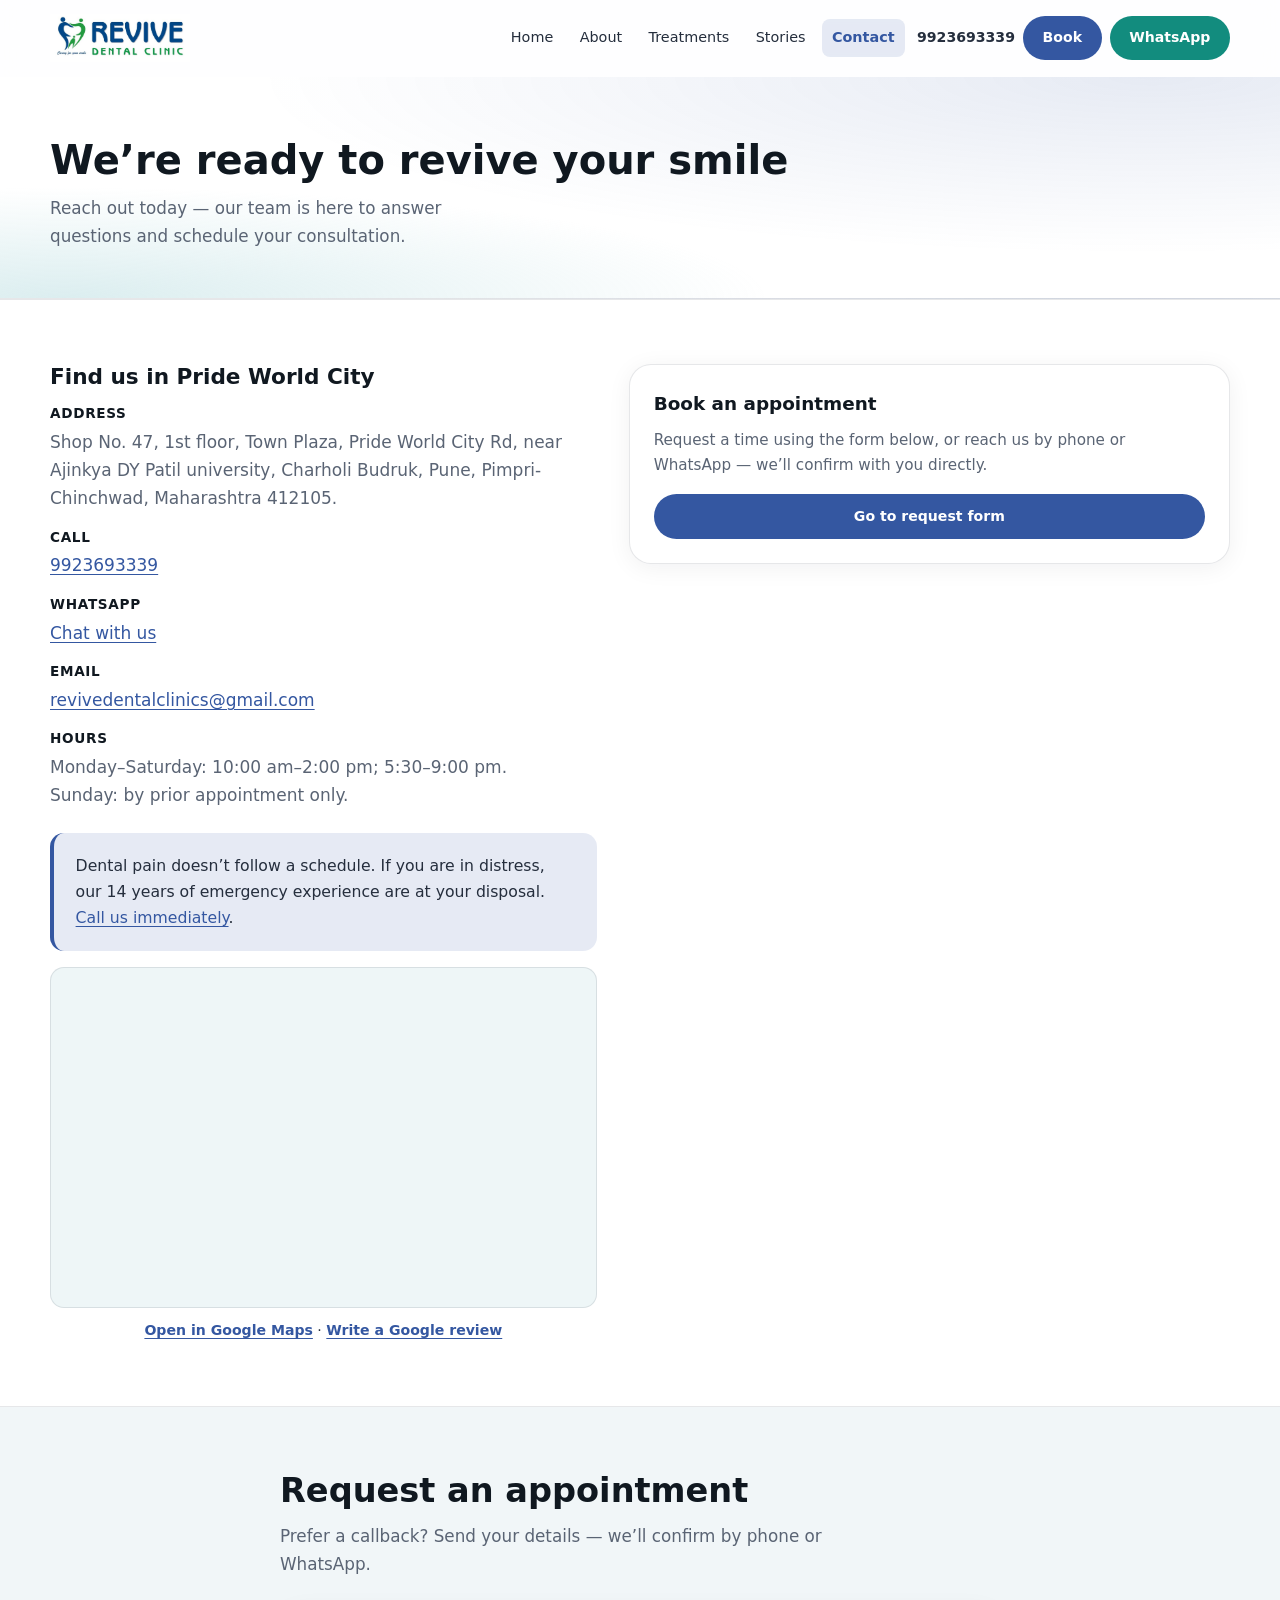
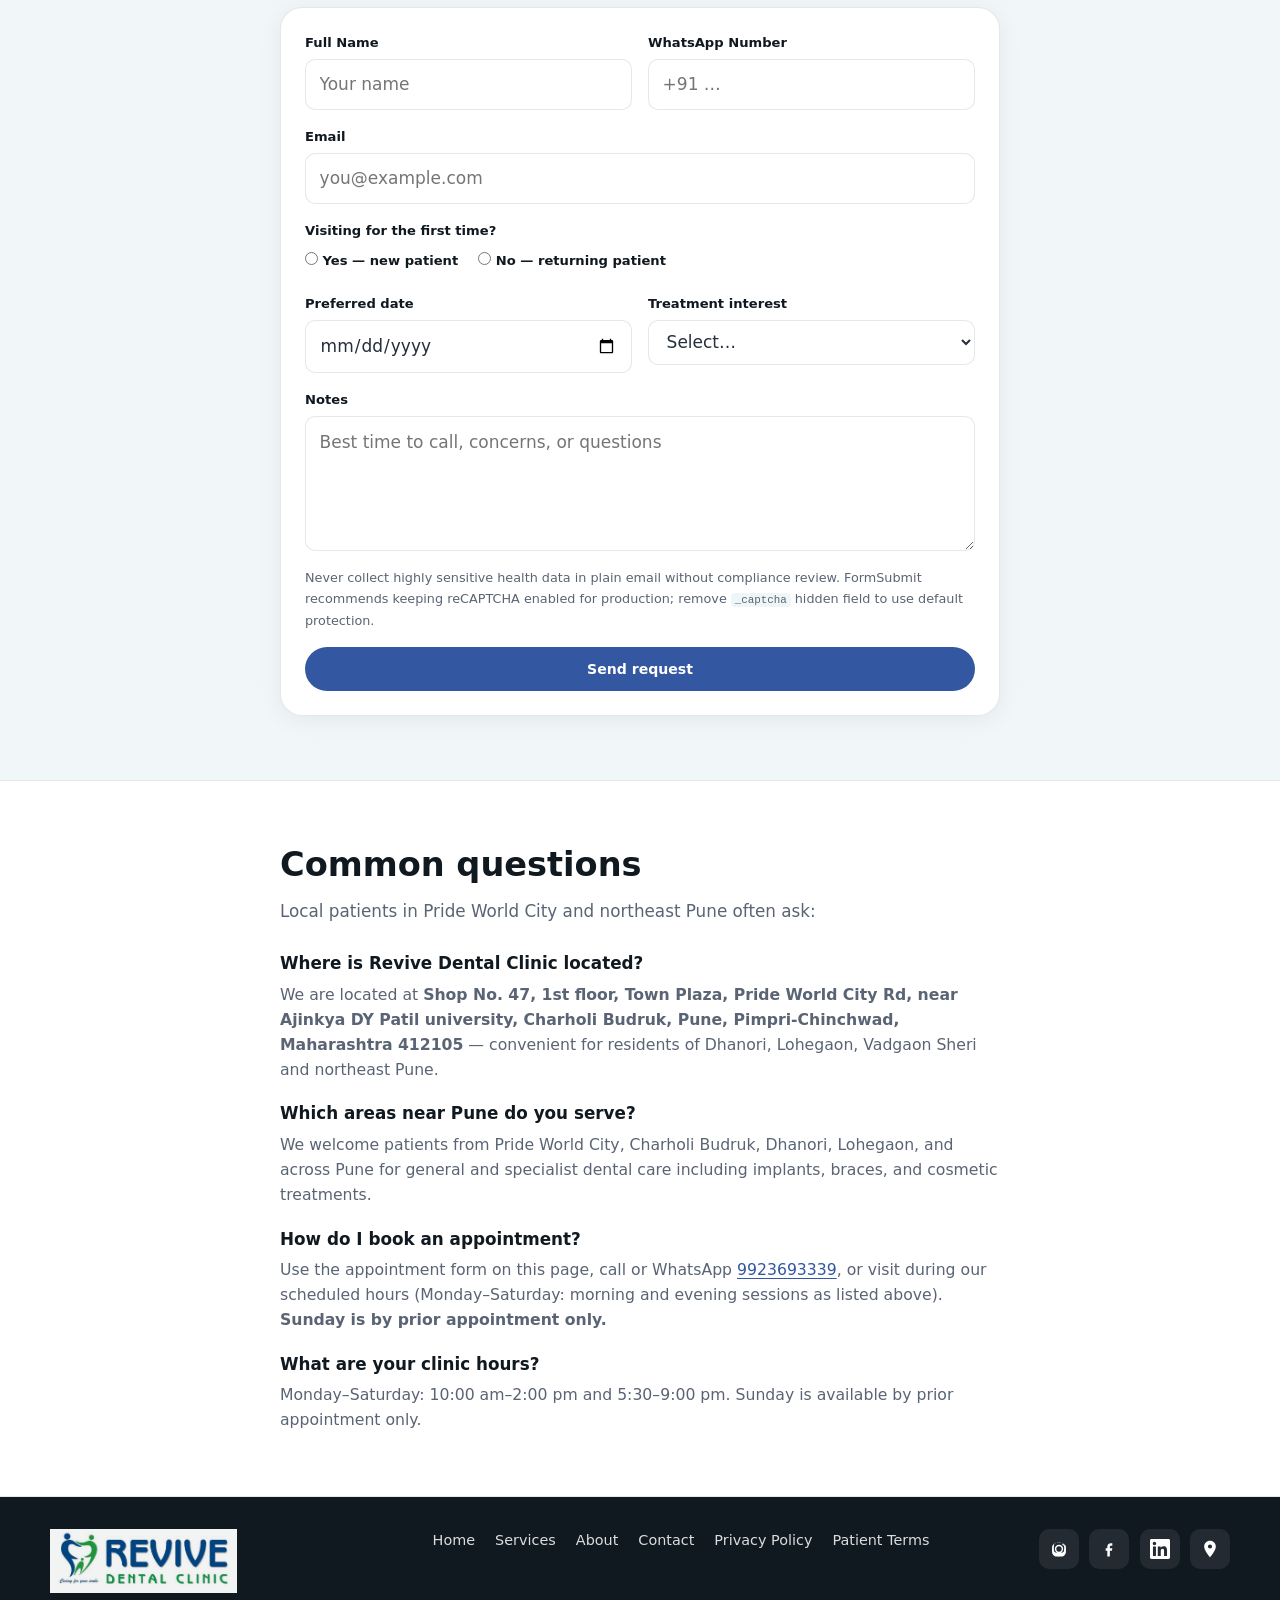
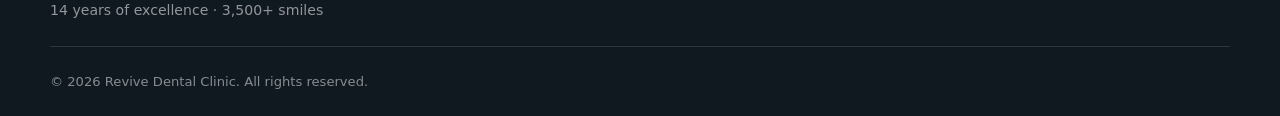
<file: contact.html>
<!DOCTYPE html>
<html lang="en-IN">
<head>
  <meta charset="utf-8">
  <meta name="viewport" content="width=device-width, initial-scale=1">
  <title>Contact &amp; Book a Dentist | Pride World City, Charholi Budruk, Pune | Revive</title>
  <meta name="description" content="Book a dentist in Charholi Budruk &amp; Pride World City, Pune. Address, map, hours, WhatsApp 9923693339 &amp; online appointment form at Revive Dental Clinic.">
  <meta name="robots" content="index, follow, max-image-preview:large">
  <meta name="theme-color" content="#3457a1">
  <link rel="icon" href="images/RDC%20Name%20and%20LOGO.jpeg" type="image/jpeg">
  <link rel="apple-touch-icon" href="images/RDC%20Name%20and%20LOGO.jpeg">
  <meta name="geo.region" content="IN-MH">
  <meta name="geo.placename" content="Pune">
  <meta name="geo.position" content="18.679;73.942">
  <link rel="canonical" href="https://www.example.com/contact.html">
  <link rel="alternate" hreflang="en-IN" href="https://www.example.com/contact.html">
  <link rel="alternate" hreflang="x-default" href="https://www.example.com/contact.html">
  <meta property="og:type" content="website">
  <meta property="og:site_name" content="Revive Dental Clinic">
  <meta property="og:title" content="Contact &amp; appointments | Revive Dental Clinic Pune">
  <meta property="og:description" content="Visit us in Pride World City, Charholi Budruk — book online, call or WhatsApp 9923693339.">
  <meta property="og:url" content="https://www.example.com/contact.html">
  <meta property="og:locale" content="en_IN">
  <meta property="og:image" content="https://www.example.com/images/our-doctor-clinic.jpg">
  <meta property="og:image:alt" content="Revive Dental Clinic reception — Pride World City, Pune">
  <meta name="twitter:card" content="summary_large_image">
  <meta name="twitter:title" content="Contact Revive Dental Clinic | Pune">
  <meta name="twitter:description" content="Map, hours &amp; booking — Charholi Budruk &amp; Pride World City.">
  <meta name="twitter:image" content="https://www.example.com/images/our-doctor-clinic.jpg">
  <link rel="stylesheet" href="styles.css">
  <script type="application/ld+json">
  {
    "@context": "https://schema.org",
    "@type": "BreadcrumbList",
    "itemListElement": [
      { "@type": "ListItem", "position": 1, "name": "Home", "item": "https://www.example.com/" },
      { "@type": "ListItem", "position": 2, "name": "Contact", "item": "https://www.example.com/contact.html" }
    ]
  }
  </script>
  <script type="application/ld+json">
  {
    "@context": "https://schema.org",
    "@type": "FAQPage",
    "mainEntity": [
      {
        "@type": "Question",
        "name": "Where is Revive Dental Clinic located?",
        "acceptedAnswer": {
          "@type": "Answer",
          "text": "We are located at Shop No. 47, 1st floor, Town Plaza, Pride World City Rd, near Ajinkya DY Patil university, Charholi Budruk, Pune, Pimpri-Chinchwad, Maharashtra 412105 — convenient for residents of Dhanori, Lohegaon, Vadgaon Sheri and northeast Pune."
        }
      },
      {
        "@type": "Question",
        "name": "Which areas near Pune do you serve?",
        "acceptedAnswer": {
          "@type": "Answer",
          "text": "We welcome patients from Pride World City, Charholi Budruk, Dhanori, Lohegaon, and across Pune for general and specialist dental care including implants, braces, and cosmetic treatments."
        }
      },
      {
        "@type": "Question",
        "name": "How do I book an appointment?",
        "acceptedAnswer": {
          "@type": "Answer",
          "text": "Use the appointment form on this page, call or WhatsApp 9923693339, or visit during our scheduled hours (Monday–Saturday: morning and evening sessions as listed on this page). Sunday is by prior appointment only."
        }
      },
      {
        "@type": "Question",
        "name": "What are your clinic hours?",
        "acceptedAnswer": {
          "@type": "Answer",
          "text": "Monday–Saturday: 10:00 am–2:00 pm and 5:30–9:00 pm. Sunday is available by prior appointment only."
        }
      }
    ]
  }
  </script>
  <!-- After you have a real domain, set the full thank-you URL once (stops wrong redirects if FormSubmit uses a saved example.com link):
       <script>window.REVIVE_THANK_YOU_URL = "https://YOURDOMAIN.COM/contact.html?sent=1";</script> -->
</head>
<body>
  <a class="skip-link" href="#main">Skip to main content</a>

  <header class="site-header">
    <div class="container header-inner">
      <a class="logo" href="index.html" aria-label="Revive Dental Clinic — Home">
        <span class="logo-mark">
          <img src="images/RDC%20Name%20and%20LOGO.jpeg" alt="" width="320" height="80" decoding="async">
        </span>
      </a>
      <button type="button" class="nav-toggle" id="nav-toggle" aria-expanded="false" aria-controls="site-nav" aria-label="Open menu">
        <span class="nav-toggle-bar" aria-hidden="true"></span>
        <span class="nav-toggle-bar" aria-hidden="true"></span>
        <span class="nav-toggle-bar" aria-hidden="true"></span>
      </button>
      <div class="site-nav" id="site-nav">
        <nav aria-label="Primary">
          <ul class="nav-list">
            <li><a href="index.html">Home</a></li>
            <li><a href="about.html">About</a></li>
            <li><a href="treatments.html">Treatments</a></li>
            <li><a href="gallery.html">Stories</a></li>
            <li><a href="contact.html" aria-current="page">Contact</a></li>
          </ul>
        </nav>
        <div class="header-actions">
          <a class="header-phone" href="tel:+919923693339">9923693339</a>
          <a class="btn btn--primary" href="#appointment-form">Book</a>
          <a class="btn btn--wa" href="https://wa.me/919923693339" rel="noopener noreferrer" target="_blank">WhatsApp</a>
        </div>
      </div>
    </div>
  </header>

  <main id="main">
    <header class="page-hero">
      <div class="container">
        <h1 class="reveal">We’re ready to revive your smile</h1>
        <p class="lead reveal" style="--reveal-delay: 0.05s">Reach out today — our team is here to answer questions and schedule your consultation.</p>
      </div>
    </header>

    <section class="section section--alt" aria-labelledby="contact-info-heading">
      <div class="container contact-grid">
        <div class="reveal">
          <h2 id="contact-info-heading" class="section-title" style="font-size: 1.35rem">Find us in Pride World City</h2>
          <ul class="contact-list">
            <li><strong>Address</strong> Shop No. 47, 1st floor, Town Plaza, Pride World City Rd, near Ajinkya DY Patil university, Charholi Budruk, Pune, Pimpri-Chinchwad, Maharashtra 412105.</li>
            <li><strong>Call</strong> <a href="tel:+919923693339">9923693339</a></li>
            <li><strong>WhatsApp</strong> <a href="https://wa.me/919923693339" rel="noopener noreferrer" target="_blank">Chat with us</a></li>
            <li><strong>Email</strong> <a href="mailto:revivedentalclinics@gmail.com">revivedentalclinics@gmail.com</a></li>
            <li><strong>Hours</strong> <span class="contact-hours">Monday–Saturday: 10:00 am–2:00 pm; 5:30–9:00 pm.<br>Sunday: by prior appointment only.</span></li>
          </ul>
          <div class="emergency-callout">
            <p>Dental pain doesn’t follow a schedule. If you are in distress, our 14 years of emergency experience are at your disposal. <a href="tel:+919923693339">Call us immediately</a>.</p>
          </div>
          <div class="map-embed" role="region" aria-label="Map: Revive Dental Clinic, Pride World City, Pune">
            <iframe
              title="Revive Dental Clinic on Google Maps"
              src="https://www.google.com/maps?q=18.679,73.942&amp;z=16&amp;hl=en&amp;output=embed"
              loading="lazy"
              referrerpolicy="no-referrer-when-downgrade"
              allowfullscreen
            ></iframe>
          </div>
          <p class="map-embed-link">
            <a href="https://share.google/w6N6jLNtErLMx9Fow" rel="noopener noreferrer" target="_blank">Open in Google Maps</a>
            <span aria-hidden="true"> · </span>
            <a href="https://share.google/w6N6jLNtErLMx9Fow" rel="noopener noreferrer" target="_blank">Write a Google review</a>
          </p>
        </div>
        <div class="booking-card reveal" style="--reveal-delay: 0.08s" id="quick-booking">
          <h2>Book an appointment</h2>
          <p class="muted" style="margin: 0 0 1rem; font-size: 0.95rem">Request a time using the form below, or reach us by phone or WhatsApp — we’ll confirm with you directly.</p>
          <a class="btn btn--primary btn--block" href="#appointment-form">Go to request form</a>
        </div>
      </div>
    </section>

    <section class="section" aria-labelledby="form-heading" id="appointment-form">
      <div class="container container--narrow">
        <h2 id="form-heading" class="section-title reveal">Request an appointment</h2>
        <p class="section-intro reveal" style="--reveal-delay: 0.04s">Prefer a callback? Send your details — we’ll confirm by phone or WhatsApp.</p>

        <div class="form-fs-alerts reveal" style="--reveal-delay: 0.03s">
          <div class="form-success" id="form-success" role="status" aria-live="polite"></div>
        </div>

        <!-- FormSubmit: first submit sends a confirmation email to revivedentalclinics@gmail.com. Optional API key: GET https://formsubmit.co/api/get-apikey/revivedentalclinics@gmail.com -->
        <form
          id="booking-request-form"
          class="booking-card booking-form reveal"
          style="--reveal-delay: 0.06s"
          action="https://formsubmit.co/revivedentalclinics@gmail.com"
          method="POST"
        >
          <input type="hidden" name="_subject" value="Appointment request — Revive Dental Clinic">
          <!-- _next: set by main.js (and on submit). Also remove any default redirect in your FormSubmit.co account for this email. -->
          <input type="hidden" name="_next" id="formsubmit-next" value="">
          <script>
            (function () {
              var n = document.getElementById("formsubmit-next");
              if (n)
                n.value =
                  typeof window.REVIVE_THANK_YOU_URL === "string" &&
                  window.REVIVE_THANK_YOU_URL.indexOf("http") === 0
                    ? window.REVIVE_THANK_YOU_URL
                    : new URL("contact.html?sent=1", location.href).href;
            })();
          </script>
          <input type="hidden" name="_template" value="table">
          <input type="hidden" name="_captcha" value="false">
          <p class="hp-field" aria-hidden="true">
            <label for="website">Website</label>
            <input id="website" type="text" name="_gotcha" tabindex="-1" autocomplete="off">
          </p>

          <div class="form-row form-row--2">
            <div>
              <label for="bf-name">Full Name</label>
              <input id="bf-name" name="name" type="text" autocomplete="name" required placeholder="Your name">
            </div>
            <div>
              <label for="bf-whatsapp">WhatsApp Number</label>
              <input id="bf-whatsapp" name="whatsapp_Number" type="tel" autocomplete="tel" required placeholder="+91 …">
            </div>
          </div>

          <label for="bf-email">Email</label>
          <input id="bf-email" name="email" type="email" autocomplete="email" required placeholder="you@example.com">

          <fieldset class="booking-form-fieldset">
            <legend class="booking-form-legend">Visiting for the first time?</legend>
            <div class="radio-row">
              <label class="radio-label">
                <input type="radio" name="new_patient" value="yes" required>
                Yes — new patient
              </label>
              <label class="radio-label">
                <input type="radio" name="new_patient" value="no">
                No — returning patient
              </label>
            </div>
          </fieldset>

          <div class="form-row form-row--2">
            <div>
              <label for="bf-date">Preferred date</label>
              <input id="bf-date" name="preferred_date" type="date" required>
            </div>
            <div>
              <label for="bf-treatment">Treatment interest</label>
              <select id="bf-treatment" name="treatment" required>
                <option value="" disabled selected>Select…</option>
                <option value="checkup">Check-up / cleaning</option>
                <option value="cosmetic">Cosmetic / whitening</option>
                <option value="rct">Root canal</option>
                <option value="implant">Implants</option>
                <option value="ortho">Braces / aligners</option>
                <option value="emergency">Emergency</option>
                <option value="other">Other</option>
              </select>
            </div>
          </div>

          <label for="bf-notes">Notes</label>
          <textarea id="bf-notes" name="message" rows="4" required placeholder="Best time to call, concerns, or questions"></textarea>
          <p class="form-hint">Never collect highly sensitive health data in plain email without compliance review. FormSubmit recommends keeping reCAPTCHA enabled for production; remove <code>_captcha</code> hidden field to use default protection.</p>

          <button type="submit" class="btn btn--primary btn--block">Send request</button>
        </form>
      </div>
    </section>

    <section class="section section--alt" aria-labelledby="faq-heading">
      <div class="container container--narrow">
        <h2 id="faq-heading" class="section-title reveal">Common questions</h2>
        <p class="section-intro reveal" style="--reveal-delay: 0.03s">Local patients in Pride World City and northeast Pune often ask:</p>
        <div class="faq-list reveal" style="--reveal-delay: 0.06s">
          <div class="faq-item">
            <h3>Where is Revive Dental Clinic located?</h3>
            <p>We are located at <strong>Shop No. 47, 1st floor, Town Plaza, Pride World City Rd, near Ajinkya DY Patil university, Charholi Budruk, Pune, Pimpri-Chinchwad, Maharashtra 412105</strong> — convenient for residents of Dhanori, Lohegaon, Vadgaon Sheri and northeast Pune.</p>
          </div>
          <div class="faq-item">
            <h3>Which areas near Pune do you serve?</h3>
            <p>We welcome patients from Pride World City, Charholi Budruk, Dhanori, Lohegaon, and across Pune for general and specialist dental care including implants, braces, and cosmetic treatments.</p>
          </div>
          <div class="faq-item">
            <h3>How do I book an appointment?</h3>
            <p>Use the appointment form on this page, call or WhatsApp <a href="tel:+919923693339">9923693339</a>, or visit during our scheduled hours (Monday–Saturday: morning and evening sessions as listed above). <strong>Sunday is by prior appointment only.</strong></p>
          </div>
          <div class="faq-item">
            <h3>What are your clinic hours?</h3>
            <p>Monday–Saturday: 10:00 am–2:00 pm and 5:30–9:00 pm. Sunday is available by prior appointment only.</p>
          </div>
        </div>
      </div>
    </section>
  </main>

  <footer class="site-footer">
    <div class="container">
      <div class="footer-top">
        <div>
          <p class="footer-brand">
            <img src="images/RDC%20Name%20and%20LOGO.jpeg" alt="Revive Dental Clinic" width="360" height="90" class="footer-logo" decoding="async">
          </p>
          <p class="footer-tagline">14 years of excellence · 3,500+ smiles</p>
        </div>
        <ul class="footer-links">
          <li><a href="index.html">Home</a></li>
          <li><a href="treatments.html">Services</a></li>
          <li><a href="about.html">About</a></li>
          <li><a href="contact.html">Contact</a></li>
          <li><a href="#">Privacy Policy</a></li>
          <li><a href="#">Patient Terms</a></li>
        </ul>
        <div class="footer-social" aria-label="Social links">
          <a href="https://www.instagram.com/revivedentalclinics/" rel="noopener noreferrer" target="_blank" aria-label="Instagram"><svg viewBox="0 0 24 24" aria-hidden="true"><path d="M12 7a5 5 0 1 0 0 10 5 5 0 0 0 0-10Zm0 8.2a3.2 3.2 0 1 1 0-6.4 3.2 3.2 0 0 1 0 6.4Zm6.4-8.6a1.2 1.2 0 1 1-2.4 0 1.2 1.2 0 0 1 2.4 0ZM12 4.6c-1.8 0-2-.1-2.7-.1-1 0-1.7.2-2.3.5-.6.3-1.1.7-1.6 1.2s-.9 1-1.2 1.6c-.3.6-.5 1.3-.5 2.3 0 .7-.1.9-.1 2.7s.1 2 .1 2.7c0 1 .2 1.7.5 2.3.3.6.7 1.1 1.2 1.6s1 .9 1.6 1.2c.6.3 1.3.5 2.3.5.7 0 .9.1 2.7.1s2-.1 2.7-.1c1 0 1.7-.2 2.3-.5.6-.3 1.1-.7 1.6-1.2s.9-1 1.2-1.6c.3-.6.5-1.3.5-2.3 0-.7.1-.9.1-2.7s-.1-2-.1-2.7c0-1-.2-1.7-.5-2.3-.3-.6-.7-1.1-1.2-1.6s-1-.9-1.6-1.2c-.6-.3-1.3-.5-2.3-.5-.7 0-.9-.1-2.7-.1Zm0 12.1c-1.6 0-1.8-.1-2.4-.1-.9 0-1.4-.2-1.7-.3-.4-.2-.7-.4-1-.7s-.5-.6-.7-1c-.1-.3-.3-.8-.3-1.7 0-.6-.1-.8-.1-2.4s.1-1.8.1-2.4c0-.9.2-1.4.3-1.7.2-.4.4-.7.7-1s.6-.5 1-.7c.3-.1.8-.3 1.7-.3.6 0 .8-.1 2.4-.1s1.8.1 2.4.1c.9 0 1.4.2 1.7.3.4.2.7.4 1 .7s.5.6.7 1c.1.3.3.8.3 1.7 0 .6.1.8.1 2.4s-.1 1.8-.1 2.4c0 .9-.2 1.4-.3 1.7-.2.4-.4.7-.7 1s-.6.5-1 .7c-.3.1-.8.3-1.7.3-.6 0-.8.1-2.4.1Z"/></svg></a>
          <a href="https://www.facebook.com/share/1E9QqNP276/" rel="noopener noreferrer" target="_blank" aria-label="Facebook"><svg viewBox="0 0 24 24" aria-hidden="true"><path d="M14 8h2V5h-2c-2.2 0-4 1.8-4 4v2H8v3h2v7h3v-7h2.5l.5-3H13v-2c0-.6.5-1 1-1Z"/></svg></a>
          <a href="https://www.linkedin.com/in/dr-mrudul-salunke-22879086" rel="noopener noreferrer" target="_blank" aria-label="LinkedIn — Dr. Mrudul Salunke"><svg viewBox="0 0 24 24" aria-hidden="true"><path d="M20.447 20.452h-3.554v-5.569c0-1.328-.027-3.037-1.852-3.037-1.853 0-2.136 1.445-2.136 2.939v5.667H9.351V9h3.414v1.561h.046c.477-.9 1.637-1.85 3.37-1.85 3.601 0 4.267 2.37 4.267 5.455v6.286zM5.337 7.433c-1.144 0-2.063-.926-2.063-2.065 0-1.138.92-2.063 2.063-2.063 1.14 0 2.064.925 2.064 2.063 0 1.139-.925 2.065-2.064 2.065zm1.782 13.019H3.555V9h3.564v11.452zM22.225 0H1.771C.792 0 0 .774 0 1.729v20.542C0 23.227.792 24 1.771 24h20.451C23.2 24 24 23.227 24 22.271V1.729C24 .774 23.2 0 22.222 0h.003z"/></svg></a>
          <a href="https://share.google/w6N6jLNtErLMx9Fow" rel="noopener noreferrer" target="_blank" aria-label="Google Maps and reviews"><svg viewBox="0 0 24 24" aria-hidden="true"><path d="M12 2C8.13 2 5 5.13 5 9c0 5.25 7 13 7 13s7-7.75 7-13c0-3.87-3.13-7-7-7Zm0 9.5A2.5 2.5 0 1 1 12 6.5a2.5 2.5 0 0 1 0 5Z"/></svg></a>
        </div>
      </div>
      <div class="footer-bottom">
        <span>© <span id="year"></span> Revive Dental Clinic. All rights reserved.</span>
      </div>
    </div>
  </footer>

  <script src="main.js" defer></script>
</body>
</html>
</file>
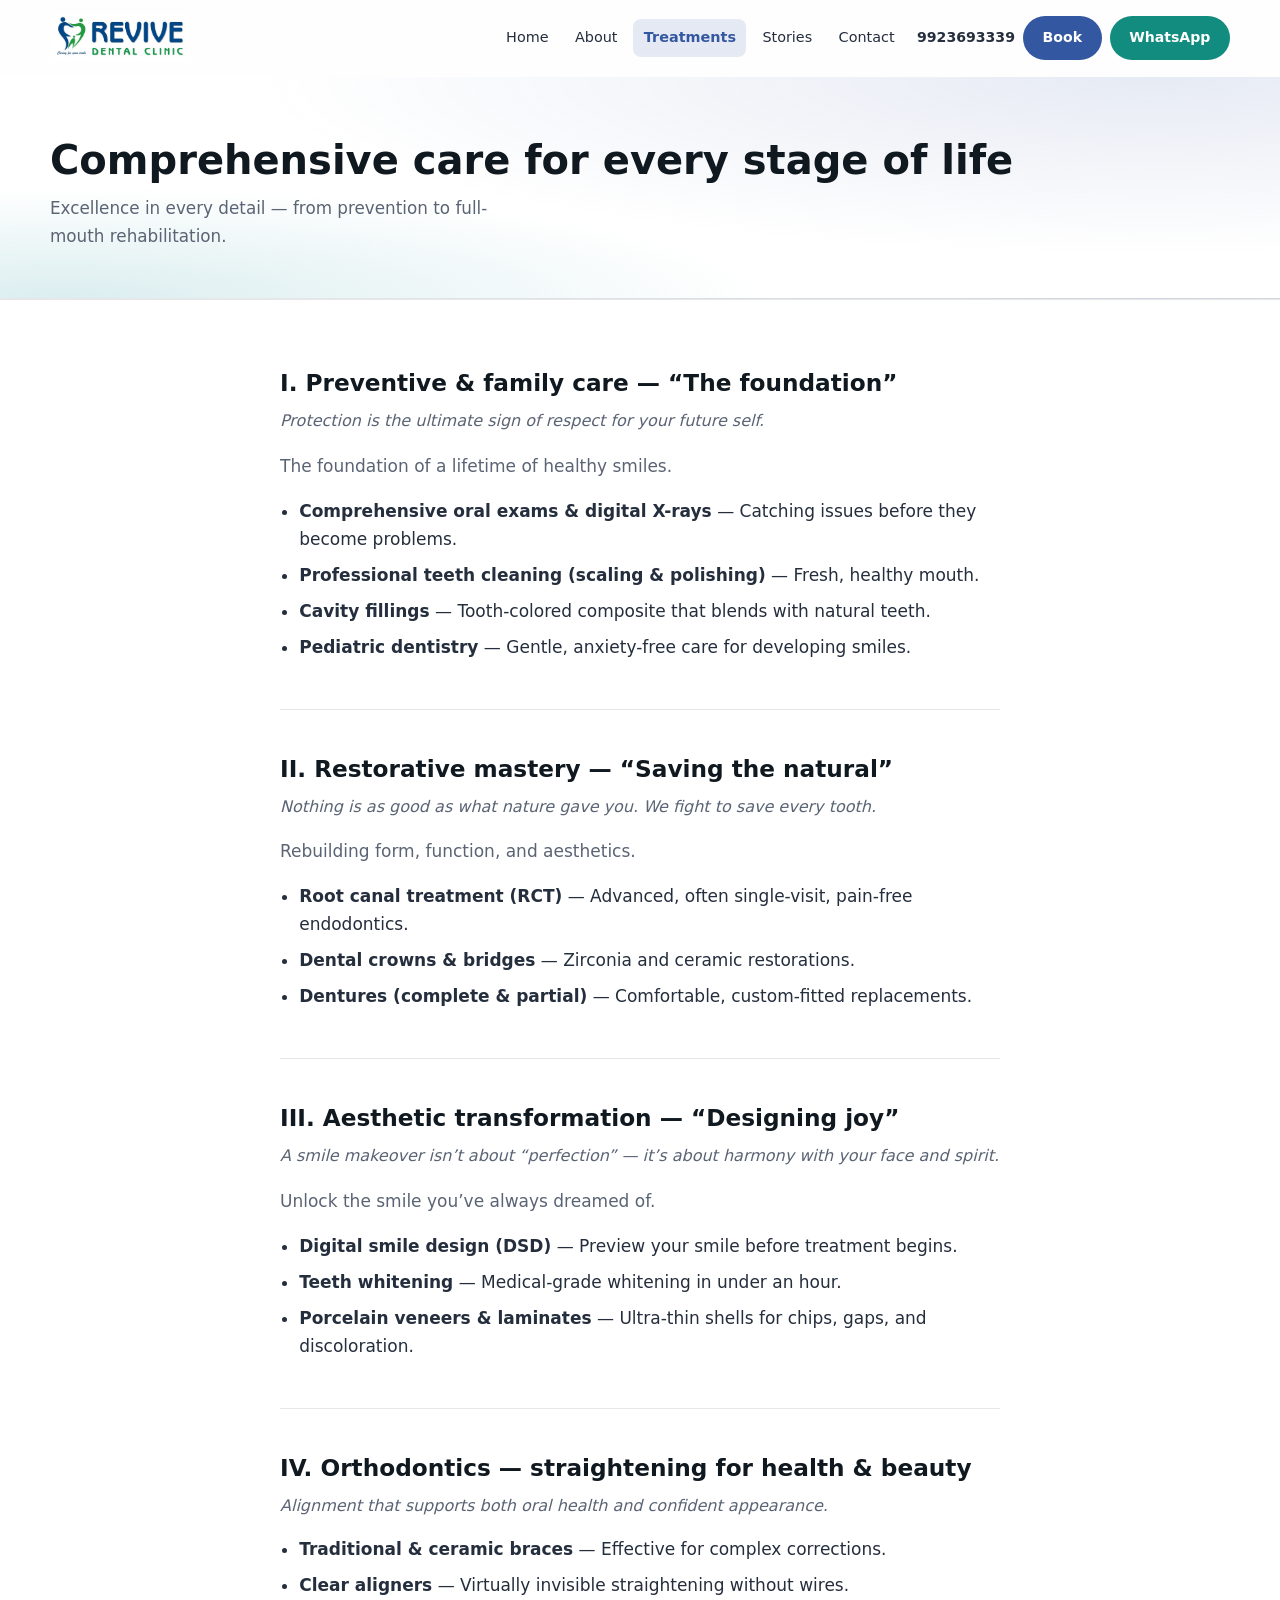
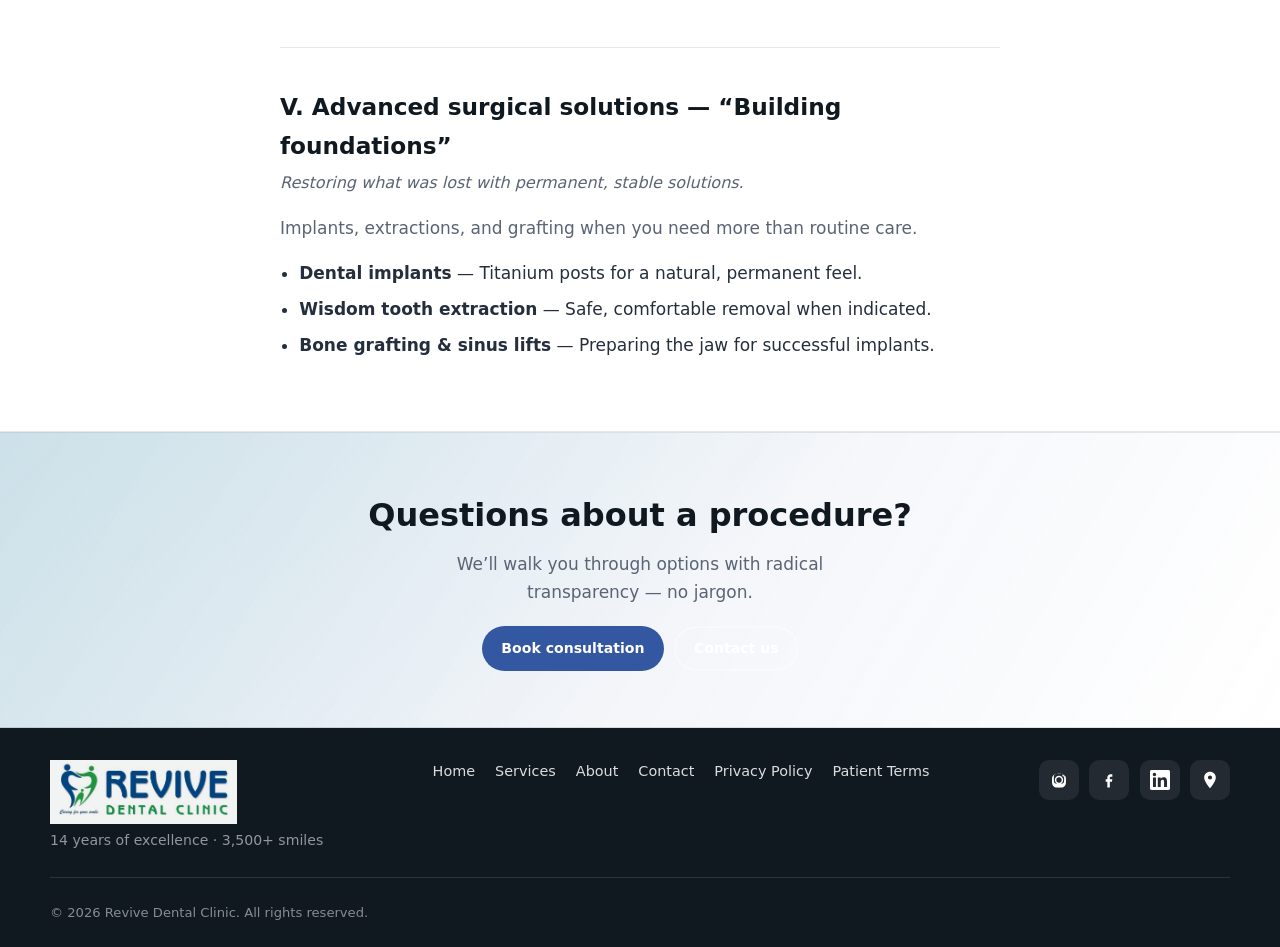
<file: treatments.html>
<!DOCTYPE html>
<html lang="en-IN">
<head>
  <meta charset="utf-8">
  <meta name="viewport" content="width=device-width, initial-scale=1">
  <title>Dental Treatments in Charholi Budruk &amp; Pune | Implants, Braces, Whitening | Revive</title>
  <meta name="description" content="Preventive, cosmetic, implants, braces, RCT &amp; oral surgery at Revive Dental Clinic — Pride World City, Charholi Budruk, Pune. Serving Dhanori, Lohegaon &amp; northeast Pune.">
  <meta name="robots" content="index, follow, max-image-preview:large">
  <meta name="theme-color" content="#3457a1">
  <link rel="icon" href="images/RDC%20Name%20and%20LOGO.jpeg" type="image/jpeg">
  <link rel="apple-touch-icon" href="images/RDC%20Name%20and%20LOGO.jpeg">
  <meta name="geo.region" content="IN-MH">
  <meta name="geo.placename" content="Pune">
  <link rel="canonical" href="https://www.example.com/treatments.html">
  <link rel="alternate" hreflang="en-IN" href="https://www.example.com/treatments.html">
  <link rel="alternate" hreflang="x-default" href="https://www.example.com/treatments.html">
  <meta property="og:type" content="website">
  <meta property="og:site_name" content="Revive Dental Clinic">
  <meta property="og:title" content="Dental treatments | Revive — Pride World City, Pune">
  <meta property="og:description" content="Full-service dentist in Charholi Budruk — family care to implants &amp; aligners.">
  <meta property="og:url" content="https://www.example.com/treatments.html">
  <meta property="og:locale" content="en_IN">
  <meta property="og:image" content="https://www.example.com/images/teeth-cleaning.jpg">
  <meta property="og:image:alt" content="Professional teeth cleaning at Revive Dental Clinic, Pune">
  <meta name="twitter:card" content="summary_large_image">
  <meta name="twitter:title" content="Dental treatments | Revive Dental Clinic Pune">
  <meta name="twitter:description" content="Preventive to implants — Charholi Budruk &amp; Pride World City.">
  <meta name="twitter:image" content="https://www.example.com/images/teeth-cleaning.jpg">
  <link rel="stylesheet" href="styles.css">
  <script type="application/ld+json">
  {
    "@context": "https://schema.org",
    "@type": "BreadcrumbList",
    "itemListElement": [
      { "@type": "ListItem", "position": 1, "name": "Home", "item": "https://www.example.com/" },
      { "@type": "ListItem", "position": 2, "name": "Treatments", "item": "https://www.example.com/treatments.html" }
    ]
  }
  </script>
</head>
<body>
  <a class="skip-link" href="#main">Skip to main content</a>

  <header class="site-header">
    <div class="container header-inner">
      <a class="logo" href="index.html" aria-label="Revive Dental Clinic — Home">
        <span class="logo-mark">
          <img src="images/RDC%20Name%20and%20LOGO.jpeg" alt="" width="320" height="80" decoding="async">
        </span>
      </a>
      <button type="button" class="nav-toggle" id="nav-toggle" aria-expanded="false" aria-controls="site-nav" aria-label="Open menu">
        <span class="nav-toggle-bar" aria-hidden="true"></span>
        <span class="nav-toggle-bar" aria-hidden="true"></span>
        <span class="nav-toggle-bar" aria-hidden="true"></span>
      </button>
      <div class="site-nav" id="site-nav">
        <nav aria-label="Primary">
          <ul class="nav-list">
            <li><a href="index.html">Home</a></li>
            <li><a href="about.html">About</a></li>
            <li><a href="treatments.html" aria-current="page">Treatments</a></li>
            <li><a href="gallery.html">Stories</a></li>
            <li><a href="contact.html">Contact</a></li>
          </ul>
        </nav>
        <div class="header-actions">
          <a class="header-phone" href="tel:+919923693339">9923693339</a>
          <a class="btn btn--primary" href="contact.html#appointment-form">Book</a>
          <a class="btn btn--wa" href="https://wa.me/919923693339" rel="noopener noreferrer" target="_blank">WhatsApp</a>
        </div>
      </div>
    </div>
  </header>

  <main id="main">
    <header class="page-hero">
      <div class="container">
        <h1 class="reveal">Comprehensive care for every stage of life</h1>
        <p class="lead reveal" style="--reveal-delay: 0.05s">Excellence in every detail — from prevention to full-mouth rehabilitation.</p>
      </div>
    </header>

    <section class="section section--alt" aria-labelledby="t1">
      <div class="container container--narrow">
        <article class="treatment-block reveal" id="t1">
          <h2>I. Preventive &amp; family care — “The foundation”</h2>
          <p class="treatment-meaning">Protection is the ultimate sign of respect for your future self.</p>
          <p class="muted">The foundation of a lifetime of healthy smiles.</p>
          <ul>
            <li><strong>Comprehensive oral exams &amp; digital X-rays</strong> — Catching issues before they become problems.</li>
            <li><strong>Professional teeth cleaning (scaling &amp; polishing)</strong> — Fresh, healthy mouth.</li>
            <li><strong>Cavity fillings</strong> — Tooth-colored composite that blends with natural teeth.</li>
            <li><strong>Pediatric dentistry</strong> — Gentle, anxiety-free care for developing smiles.</li>
          </ul>
        </article>

        <article class="treatment-block reveal" style="--reveal-delay: 0.05s">
          <h2>II. Restorative mastery — “Saving the natural”</h2>
          <p class="treatment-meaning">Nothing is as good as what nature gave you. We fight to save every tooth.</p>
          <p class="muted">Rebuilding form, function, and aesthetics.</p>
          <ul>
            <li><strong>Root canal treatment (RCT)</strong> — Advanced, often single-visit, pain-free endodontics.</li>
            <li><strong>Dental crowns &amp; bridges</strong> — Zirconia and ceramic restorations.</li>
            <li><strong>Dentures (complete &amp; partial)</strong> — Comfortable, custom-fitted replacements.</li>
          </ul>
        </article>

        <article class="treatment-block reveal" style="--reveal-delay: 0.05s">
          <h2>III. Aesthetic transformation — “Designing joy”</h2>
          <p class="treatment-meaning">A smile makeover isn’t about “perfection” — it’s about harmony with your face and spirit.</p>
          <p class="muted">Unlock the smile you’ve always dreamed of.</p>
          <ul>
            <li><strong>Digital smile design (DSD)</strong> — Preview your smile before treatment begins.</li>
            <li><strong>Teeth whitening</strong> — Medical-grade whitening in under an hour.</li>
            <li><strong>Porcelain veneers &amp; laminates</strong> — Ultra-thin shells for chips, gaps, and discoloration.</li>
          </ul>
        </article>

        <article class="treatment-block reveal" style="--reveal-delay: 0.05s">
          <h2>IV. Orthodontics — straightening for health &amp; beauty</h2>
          <p class="treatment-meaning">Alignment that supports both oral health and confident appearance.</p>
          <ul>
            <li><strong>Traditional &amp; ceramic braces</strong> — Effective for complex corrections.</li>
            <li><strong>Clear aligners</strong> — Virtually invisible straightening without wires.</li>
          </ul>
        </article>

        <article class="treatment-block reveal" style="--reveal-delay: 0.05s">
          <h2>V. Advanced surgical solutions — “Building foundations”</h2>
          <p class="treatment-meaning">Restoring what was lost with permanent, stable solutions.</p>
          <p class="muted">Implants, extractions, and grafting when you need more than routine care.</p>
          <ul>
            <li><strong>Dental implants</strong> — Titanium posts for a natural, permanent feel.</li>
            <li><strong>Wisdom tooth extraction</strong> — Safe, comfortable removal when indicated.</li>
            <li><strong>Bone grafting &amp; sinus lifts</strong> — Preparing the jaw for successful implants.</li>
          </ul>
        </article>
      </div>
    </section>

    <section class="cta-band">
      <div class="container">
        <h2 class="reveal">Questions about a procedure?</h2>
        <p class="reveal" style="--reveal-delay: 0.04s">We’ll walk you through options with radical transparency — no jargon.</p>
        <div class="hero-actions reveal" style="--reveal-delay: 0.08s">
          <a class="btn btn--primary" href="contact.html#appointment-form">Book consultation</a>
          <a class="btn btn--ghost" href="contact.html">Contact us</a>
        </div>
      </div>
    </section>
  </main>

  <footer class="site-footer">
    <div class="container">
      <div class="footer-top">
        <div>
          <p class="footer-brand">
            <img src="images/RDC%20Name%20and%20LOGO.jpeg" alt="Revive Dental Clinic" width="360" height="90" class="footer-logo" decoding="async">
          </p>
          <p class="footer-tagline">14 years of excellence · 3,500+ smiles</p>
        </div>
        <ul class="footer-links">
          <li><a href="index.html">Home</a></li>
          <li><a href="treatments.html">Services</a></li>
          <li><a href="about.html">About</a></li>
          <li><a href="contact.html">Contact</a></li>
          <li><a href="#">Privacy Policy</a></li>
          <li><a href="#">Patient Terms</a></li>
        </ul>
        <div class="footer-social" aria-label="Social links">
          <a href="https://www.instagram.com/revivedentalclinics/" rel="noopener noreferrer" target="_blank" aria-label="Instagram"><svg viewBox="0 0 24 24" aria-hidden="true"><path d="M12 7a5 5 0 1 0 0 10 5 5 0 0 0 0-10Zm0 8.2a3.2 3.2 0 1 1 0-6.4 3.2 3.2 0 0 1 0 6.4Zm6.4-8.6a1.2 1.2 0 1 1-2.4 0 1.2 1.2 0 0 1 2.4 0ZM12 4.6c-1.8 0-2-.1-2.7-.1-1 0-1.7.2-2.3.5-.6.3-1.1.7-1.6 1.2s-.9 1-1.2 1.6c-.3.6-.5 1.3-.5 2.3 0 .7-.1.9-.1 2.7s.1 2 .1 2.7c0 1 .2 1.7.5 2.3.3.6.7 1.1 1.2 1.6s1 .9 1.6 1.2c.6.3 1.3.5 2.3.5.7 0 .9.1 2.7.1s2-.1 2.7-.1c1 0 1.7-.2 2.3-.5.6-.3 1.1-.7 1.6-1.2s.9-1 1.2-1.6c.3-.6.5-1.3.5-2.3 0-.7.1-.9.1-2.7s-.1-2-.1-2.7c0-1-.2-1.7-.5-2.3-.3-.6-.7-1.1-1.2-1.6s-1-.9-1.6-1.2c-.6-.3-1.3-.5-2.3-.5-.7 0-.9-.1-2.7-.1Zm0 12.1c-1.6 0-1.8-.1-2.4-.1-.9 0-1.4-.2-1.7-.3-.4-.2-.7-.4-1-.7s-.5-.6-.7-1c-.1-.3-.3-.8-.3-1.7 0-.6-.1-.8-.1-2.4s.1-1.8.1-2.4c0-.9.2-1.4.3-1.7.2-.4.4-.7.7-1s.6-.5 1-.7c.3-.1.8-.3 1.7-.3.6 0 .8-.1 2.4-.1s1.8.1 2.4.1c.9 0 1.4.2 1.7.3.4.2.7.4 1 .7s.5.6.7 1c.1.3.3.8.3 1.7 0 .6.1.8.1 2.4s-.1 1.8-.1 2.4c0 .9-.2 1.4-.3 1.7-.2.4-.4.7-.7 1s-.6.5-1 .7c-.3.1-.8.3-1.7.3-.6 0-.8.1-2.4.1Z"/></svg></a>
          <a href="https://www.facebook.com/share/1E9QqNP276/" rel="noopener noreferrer" target="_blank" aria-label="Facebook"><svg viewBox="0 0 24 24" aria-hidden="true"><path d="M14 8h2V5h-2c-2.2 0-4 1.8-4 4v2H8v3h2v7h3v-7h2.5l.5-3H13v-2c0-.6.5-1 1-1Z"/></svg></a>
          <a href="https://www.linkedin.com/in/dr-mrudul-salunke-22879086" rel="noopener noreferrer" target="_blank" aria-label="LinkedIn — Dr. Mrudul Salunke"><svg viewBox="0 0 24 24" aria-hidden="true"><path d="M20.447 20.452h-3.554v-5.569c0-1.328-.027-3.037-1.852-3.037-1.853 0-2.136 1.445-2.136 2.939v5.667H9.351V9h3.414v1.561h.046c.477-.9 1.637-1.85 3.37-1.85 3.601 0 4.267 2.37 4.267 5.455v6.286zM5.337 7.433c-1.144 0-2.063-.926-2.063-2.065 0-1.138.92-2.063 2.063-2.063 1.14 0 2.064.925 2.064 2.063 0 1.139-.925 2.065-2.064 2.065zm1.782 13.019H3.555V9h3.564v11.452zM22.225 0H1.771C.792 0 0 .774 0 1.729v20.542C0 23.227.792 24 1.771 24h20.451C23.2 24 24 23.227 24 22.271V1.729C24 .774 23.2 0 22.222 0h.003z"/></svg></a>
          <a href="https://share.google/w6N6jLNtErLMx9Fow" rel="noopener noreferrer" target="_blank" aria-label="Google Maps and reviews"><svg viewBox="0 0 24 24" aria-hidden="true"><path d="M12 2C8.13 2 5 5.13 5 9c0 5.25 7 13 7 13s7-7.75 7-13c0-3.87-3.13-7-7-7Zm0 9.5A2.5 2.5 0 1 1 12 6.5a2.5 2.5 0 0 1 0 5Z"/></svg></a>
        </div>
      </div>
      <div class="footer-bottom">
        <span>© <span id="year"></span> Revive Dental Clinic. All rights reserved.</span>
      </div>
    </div>
  </footer>

  <script src="main.js" defer></script>
</body>
</html>
</file>
<file: styles.css>
/* Revive Dental Clinic — multi-page modern system */
:root {
  /* Clinic brand: royal blue + soft seafoam teal */
  --brand-blue: #3457a1;
  --brand-teal: #99ced3;
  --ink: #101820;
  --ink-soft: #252e3d;
  --muted: #5a6474;
  --bg: #f1f6f8;
  --bg-warm: #e9f2f4;
  --surface: #ffffff;
  --surface-2: #eef6f7;
  --border: rgba(16, 24, 40, 0.1);
  --accent: var(--brand-blue);
  --accent-hover: #2a4785;
  --accent-soft: rgba(52, 87, 161, 0.12);
  --accent-glow: rgba(52, 87, 161, 0.26);
  --teal-soft: rgba(153, 206, 211, 0.35);
  --whatsapp: #128c7e;
  --radius: 14px;
  --radius-lg: 22px;
  --radius-pill: 999px;
  --shadow: 0 4px 24px rgba(16, 24, 40, 0.06);
  --shadow-lg: 0 20px 50px rgba(16, 24, 40, 0.09);
  --header-h: 76px;
  --max: 1180px;
  --narrow: 720px;
  --font: "Aptos", "Aptos Narrow", system-ui, -apple-system, "Segoe UI", Roboto, "Helvetica Neue", Arial, sans-serif;
  --display: "Aptos Display", "Aptos", system-ui, -apple-system, "Segoe UI", sans-serif;
  --ease-out: cubic-bezier(0.22, 1, 0.36, 1);
  --reveal-duration: 0.28s;
}

*,
*::before,
*::after {
  box-sizing: border-box;
}

html {
  scroll-behavior: smooth;
}

@media (prefers-reduced-motion: reduce) {
  html {
    scroll-behavior: auto;
  }
}

body {
  margin: 0;
  font-family: var(--font);
  font-size: 1.0625rem;
  line-height: 1.65;
  color: var(--ink-soft);
  background: var(--bg);
  overflow-x: hidden;
  -webkit-text-size-adjust: 100%;
  text-size-adjust: 100%;
  padding-left: env(safe-area-inset-left, 0px);
  padding-right: env(safe-area-inset-right, 0px);
}

img {
  max-width: 100%;
  height: auto;
  display: block;
}

a {
  color: var(--accent);
  text-decoration-thickness: 1px;
  text-underline-offset: 3px;
}

a:hover {
  color: var(--accent-hover);
}

.skip-link {
  position: absolute;
  left: -9999px;
  top: 0;
  z-index: 1000;
  padding: 0.75rem 1rem;
  background: var(--ink);
  color: #fff;
  font-weight: 600;
}

.skip-link:focus {
  left: 1rem;
  top: 1rem;
}

.container {
  width: min(100% - 2rem, var(--max));
  margin-inline: auto;
}

.container--narrow {
  width: min(100% - 2rem, var(--narrow));
}

@media (max-width: 480px) {
  .container,
  .container--narrow {
    width: min(100% - 1.25rem, var(--max));
  }
}

/* Reveal animations */
.reveal {
  opacity: 0;
  transform: translateY(14px);
  transition:
    opacity var(--reveal-duration) var(--ease-out),
    transform var(--reveal-duration) var(--ease-out);
  transition-delay: var(--reveal-delay, 0s);
}

.reveal.is-visible {
  opacity: 1;
  transform: translateY(0);
}

@media (prefers-reduced-motion: reduce) {
  .reveal {
    opacity: 1;
    transform: none;
    transition: none;
  }
}

/* Header */
.site-header {
  position: sticky;
  top: 0;
  z-index: 200;
  background: color-mix(in srgb, var(--surface) 88%, transparent);
  backdrop-filter: blur(14px);
  -webkit-backdrop-filter: blur(14px);
  border-bottom: 1px solid transparent;
  transition: box-shadow 0.2s var(--ease-out), border-color 0.2s var(--ease-out);
}

.site-header.is-scrolled {
  border-bottom-color: var(--border);
  box-shadow: 0 8px 32px rgba(16, 24, 40, 0.06);
}

.header-inner {
  display: flex;
  align-items: center;
  justify-content: space-between;
  gap: 1rem;
  min-height: var(--header-h);
}

.logo {
  display: flex;
  align-items: center;
  gap: 0.65rem;
  color: var(--ink);
  text-decoration: none;
  font-weight: 700;
  font-size: 1.05rem;
  line-height: 1.15;
  order: 0;
  flex-shrink: 0;
}

.logo:hover {
  color: var(--accent);
}

.logo-mark {
  display: flex;
  align-items: center;
  flex-shrink: 0;
  height: 48px;
  max-width: min(320px, 72vw);
  min-width: 0;
  border-radius: 0;
  background: none;
  box-shadow: none;
}

.logo-mark img {
  height: 48px;
  width: auto;
  max-width: 100%;
  max-height: 100%;
  object-fit: contain;
  object-position: left center;
  display: block;
}

.logo-text {
  min-width: 0;
}

.logo-text small {
  display: block;
  font-size: 0.68rem;
  font-weight: 600;
  color: var(--muted);
  letter-spacing: 0.06em;
  text-transform: uppercase;
}

.nav-toggle {
  display: none;
  flex-direction: column;
  justify-content: center;
  gap: 6px;
  width: 44px;
  height: 44px;
  padding: 0;
  border: 0;
  background: var(--surface-2);
  cursor: pointer;
  border-radius: 10px;
  margin-left: auto;
  order: 2;
}

.nav-toggle:focus-visible {
  outline: 2px solid var(--accent);
  outline-offset: 2px;
}

.nav-toggle-bar {
  display: block;
  width: 20px;
  height: 2px;
  background: var(--ink);
  margin-inline: auto;
  border-radius: 1px;
}

.site-header.is-open .nav-toggle-bar:nth-child(1) {
  transform: translateY(8px) rotate(45deg);
}

.site-header.is-open .nav-toggle-bar:nth-child(2) {
  opacity: 0;
}

.site-header.is-open .nav-toggle-bar:nth-child(3) {
  transform: translateY(-8px) rotate(-45deg);
}

.nav-toggle-bar {
  transition: transform 0.2s var(--ease-out), opacity 0.2s;
}

.site-nav {
  flex: 1;
  display: grid;
  grid-template-columns: 1fr auto 1fr;
  align-items: center;
  gap: 0.75rem;
  order: 3;
  min-width: 0;
}

.site-nav nav {
  grid-column: 2;
  justify-self: center;
}

.header-actions {
  grid-column: 3;
  justify-self: end;
  display: flex;
  align-items: center;
  gap: 0.5rem;
  flex-shrink: 0;
}

.nav-list {
  list-style: none;
  margin: 0;
  padding: 0;
  display: flex;
  flex-wrap: wrap;
  align-items: center;
  gap: 0.15rem 0.35rem;
}

.nav-list a {
  display: block;
  padding: 0.45rem 0.65rem;
  color: var(--ink-soft);
  text-decoration: none;
  font-weight: 500;
  font-size: 0.9rem;
  border-radius: 8px;
  transition: background 0.15s, color 0.15s;
}

.nav-list a:hover {
  background: var(--accent-soft);
  color: var(--accent);
}

.nav-list a[aria-current="page"] {
  background: var(--accent-soft);
  color: var(--accent);
  font-weight: 600;
}

.header-phone {
  font-size: 0.88rem;
  font-weight: 600;
  color: var(--ink-soft);
  text-decoration: none;
  white-space: nowrap;
}

.header-phone:hover {
  color: var(--accent);
}

.btn {
  display: inline-flex;
  align-items: center;
  justify-content: center;
  gap: 0.4rem;
  padding: 0.55rem 1.1rem;
  font-family: inherit;
  font-size: 0.88rem;
  font-weight: 600;
  border-radius: var(--radius-pill);
  border: 2px solid transparent;
  cursor: pointer;
  text-decoration: none;
  transition: background 0.2s, color 0.2s, border-color 0.2s, transform 0.15s;
  touch-action: manipulation;
  min-height: 44px;
}

.btn:active {
  transform: scale(0.98);
}

.btn--primary {
  background: var(--accent);
  color: #fff;
}

.btn--primary:hover {
  background: var(--accent-hover);
  color: #fff;
}

.btn--ghost {
  background: transparent;
  color: var(--ink);
  border-color: var(--border);
}

.btn--ghost:hover {
  border-color: var(--accent);
  color: var(--accent);
}

.btn--wa {
  background: var(--whatsapp);
  color: #fff;
}

.btn--wa:hover {
  background: #0d6b62;
  color: #fff;
}

.btn--block {
  width: 100%;
}

@media (max-width: 899px) {
  .nav-toggle {
    display: flex;
  }

  .header-actions .header-phone {
    display: none;
  }

  .site-nav {
    position: fixed;
    left: 0;
    right: 0;
    top: var(--header-h);
    flex-direction: column;
    align-items: stretch;
    background: var(--surface);
    border-bottom: 1px solid var(--border);
    padding: 0.75rem 1.25rem max(1.25rem, env(safe-area-inset-bottom));
    box-shadow: var(--shadow-lg);
    transform: translateY(-120%);
    opacity: 0;
    visibility: hidden;
    transition: transform 0.28s var(--ease-out), opacity 0.28s, visibility 0.28s;
    max-height: min(70vh, calc(100dvh - var(--header-h) - 1rem));
    overflow-y: auto;
    -webkit-overflow-scrolling: touch;
  }

  .site-header.is-open .site-nav {
    transform: translateY(0);
    opacity: 1;
    visibility: visible;
  }

  .nav-list {
    flex-direction: column;
    align-items: stretch;
    width: 100%;
  }

  .nav-list a {
    padding: 0.9rem 0.65rem;
    border-radius: 10px;
    font-size: 1rem;
    min-height: 48px;
    display: flex;
    align-items: center;
  }

  .header-actions {
    width: 100%;
    flex-direction: column;
    margin-top: 0.75rem;
    padding-top: 0.75rem;
    border-top: 1px solid var(--border);
  }

  .header-actions .btn {
    width: 100%;
  }

  .site-nav nav {
    grid-column: auto;
    justify-self: stretch;
    width: 100%;
  }

  .header-actions {
    grid-column: auto;
    justify-self: stretch;
  }
}

@media (min-width: 900px) {
  .nav-toggle {
    display: none !important;
  }
}

/* Page hero (inner pages) */
.page-hero {
  padding: clamp(2.5rem, 5vw, 3.75rem) 0 clamp(2rem, 4vw, 3rem);
  background:
    radial-gradient(ellipse 70% 80% at 90% 0%, var(--accent-soft), transparent),
    radial-gradient(ellipse 55% 50% at 5% 100%, var(--teal-soft), transparent),
    var(--surface);
  border-bottom: 1px solid var(--border);
}

.page-hero h1 {
  font-family: var(--display);
  font-size: clamp(1.85rem, 4vw, 2.5rem);
  font-weight: 700;
  color: var(--ink);
  margin: 0 0 0.75rem;
  line-height: 1.15;
}

.page-hero .lead {
  margin: 0;
  color: var(--muted);
  max-width: 42ch;
  font-size: 1.05rem;
}

/* Home hero — mid slate (lighter than ink; keeps light text) */
.hero {
  position: relative;
  overflow: hidden;
  background: #1e2a3f;
  color: #eef2f8;
}

.hero::before {
  content: "";
  position: absolute;
  inset: 0;
  background:
    radial-gradient(ellipse 100% 80% at 18% 18%, rgba(52, 87, 161, 0.42), transparent 58%),
    radial-gradient(ellipse 85% 58% at 80% 32%, rgba(153, 206, 211, 0.22), transparent 55%),
    radial-gradient(ellipse 65% 55% at 88% 62%, rgba(255, 255, 255, 0.11), transparent 52%),
    linear-gradient(165deg, #2c3e5c 0%, #263652 42%, #1c2840 100%);
  pointer-events: none;
}

.hero .container {
  position: relative;
  z-index: 1;
}

.hero-grid {
  display: grid;
  gap: 2.5rem;
  align-items: center;
  padding: clamp(3rem, 8vw, 5.5rem) 0;
}

@media (min-width: 960px) {
  .hero-grid {
    grid-template-columns: 1.05fr 0.95fr;
    gap: 3rem;
  }
}

.hero-eyebrow {
  font-size: 0.75rem;
  font-weight: 700;
  text-transform: uppercase;
  letter-spacing: 0.12em;
  color: rgba(255, 255, 255, 0.62);
  margin: 0 0 1rem;
}

.hero h1 {
  font-family: var(--display);
  font-size: clamp(2rem, 5vw, 3.15rem);
  font-weight: 700;
  line-height: 1.12;
  margin: 0 0 1rem;
  color: #fff;
}

.hero-deck {
  font-size: 1.1rem;
  line-height: 1.6;
  color: rgba(255, 255, 255, 0.84);
  margin: 0 0 1.75rem;
  max-width: 42ch;
}

.areas-served-section .section-title {
  font-size: clamp(1.35rem, 2.5vw, 1.65rem);
  margin-bottom: 0.75rem;
}

.areas-served-text {
  margin: 0;
  font-size: 1rem;
  line-height: 1.65;
  color: var(--muted);
  max-width: 72ch;
}

.hero-actions {
  display: flex;
  flex-wrap: wrap;
  gap: 0.65rem;
  margin-bottom: 1.5rem;
}

.hero-actions .btn--ghost {
  border-color: rgba(255, 255, 255, 0.32);
  color: #fff;
}

.hero-actions .btn--ghost:hover {
  border-color: #fff;
  background: rgba(255, 255, 255, 0.12);
  color: #fff;
}

.hero-visual {
  position: relative;
  border-radius: var(--radius-lg);
  overflow: hidden;
  border: 1px solid rgba(255, 255, 255, 0.18);
  box-shadow: var(--shadow-lg);
  aspect-ratio: 4 / 3;
}

.hero-visual > img {
  position: absolute;
  inset: 0;
  width: 100%;
  height: 100%;
  object-fit: cover;
  object-position: center;
  z-index: 0;
}

.hero-visual-caption {
  position: absolute;
  bottom: 1rem;
  left: 1rem;
  right: 1rem;
  z-index: 1;
  width: auto;
  padding: 1rem 1.15rem;
  background: rgba(15, 22, 36, 0.38);
  backdrop-filter: blur(10px);
  border-radius: var(--radius);
  font-size: 0.85rem;
  color: rgba(255, 255, 255, 0.9);
  margin: 0;
}

/* Trust bento */
.trust-section {
  padding: clamp(2.5rem, 5vw, 4rem) 0;
  margin-top: -1px;
}

.trust-bento {
  display: grid;
  gap: 1rem;
  grid-template-columns: 1fr;
}

@media (min-width: 640px) {
  .trust-bento {
    grid-template-columns: repeat(2, 1fr);
  }
}

@media (min-width: 960px) {
  .trust-bento {
    grid-template-columns: repeat(4, 1fr);
  }
}

.trust-card {
  background: var(--surface);
  border: 1px solid var(--border);
  border-radius: var(--radius);
  padding: 1.35rem 1.25rem;
  box-shadow: var(--shadow);
  transition: transform 0.2s var(--ease-out), box-shadow 0.2s;
}

.trust-card:hover {
  transform: translateY(-3px);
  box-shadow: var(--shadow-lg);
}

@media (prefers-reduced-motion: reduce) {
  .trust-card:hover {
    transform: none;
  }
}

.trust-card strong {
  display: block;
  font-family: var(--display);
  font-size: 1.35rem;
  color: var(--accent);
  margin-bottom: 0.35rem;
}

.trust-card span {
  font-size: 0.92rem;
  color: var(--muted);
  line-height: 1.45;
}

/* Sections */
.section {
  padding: clamp(2.75rem, 5vw, 4.25rem) 0;
}

.section--alt {
  background: var(--surface);
  border-block: 1px solid var(--border);
}

.section--dark {
  background: linear-gradient(180deg, #161d2a 0%, #0e1520 100%);
  color: #d5dce6;
  border: 0;
}

.section--dark h2,
.section--dark .section-title {
  color: #fff;
}

.section--dark .muted {
  color: rgba(255, 255, 255, 0.7);
}

.section--dark .dark-section-link {
  color: #b8dde3;
  text-decoration: underline;
  text-underline-offset: 3px;
}

.section--dark .dark-section-link:hover {
  color: #fff;
}

.section-title {
  font-family: var(--display);
  font-size: clamp(1.65rem, 3vw, 2.1rem);
  font-weight: 700;
  color: var(--ink);
  margin: 0 0 0.75rem;
  line-height: 1.2;
}

.section-intro {
  margin: 0 0 1.75rem;
  color: var(--muted);
  max-width: 52ch;
  font-size: 1.05rem;
}

/* Blockquote */
.pullquote {
  margin: 0;
  padding: clamp(1.75rem, 4vw, 2.5rem) clamp(1.5rem, 4vw, 2.5rem);
  background: var(--accent-soft);
  border-radius: var(--radius-lg);
  border-left: 4px solid var(--accent);
}

.pullquote p {
  margin: 0;
  font-family: var(--display);
  font-size: clamp(1.15rem, 2.5vw, 1.45rem);
  font-style: italic;
  line-height: 1.55;
  color: var(--ink);
}

/* Welcome split */
.split {
  display: grid;
  gap: 2rem;
  align-items: center;
}

@media (min-width: 900px) {
  .split {
    grid-template-columns: 1fr 1fr;
    gap: 3rem;
  }
}

.media-placeholder {
  border-radius: var(--radius-lg);
  aspect-ratio: 4 / 3;
  background:
    linear-gradient(160deg, var(--accent-soft), transparent),
    var(--surface-2);
  border: 1px solid var(--border);
  display: flex;
  align-items: flex-end;
  padding: 1.25rem;
  box-shadow: var(--shadow);
}

.media-placeholder p {
  margin: 0;
  font-size: 0.85rem;
  color: var(--muted);
}

.media-frame {
  border-radius: var(--radius-lg);
  aspect-ratio: 4 / 3;
  overflow: hidden;
  border: 1px solid var(--border);
  box-shadow: var(--shadow);
}

.media-frame img {
  width: 100%;
  height: 100%;
  object-fit: cover;
  object-position: center;
  display: block;
}

/* Featured treatments bento */
.bento-grid {
  display: grid;
  gap: 1rem;
  grid-template-columns: 1fr;
}

@media (min-width: 700px) {
  .bento-grid {
    grid-template-columns: repeat(2, 1fr);
  }
}

@media (min-width: 1000px) {
  .bento-grid {
    grid-template-columns: repeat(4, 1fr);
    grid-template-rows: auto auto;
  }

  .bento-card--wide {
    grid-column: span 2;
  }
}

.bento-card {
  background: var(--surface);
  border: 1px solid var(--border);
  border-radius: var(--radius);
  padding: 1.5rem 1.35rem;
  box-shadow: var(--shadow);
  transition: border-color 0.2s, box-shadow 0.2s;
}

.bento-card:hover {
  border-color: color-mix(in srgb, var(--accent) 35%, var(--border));
  box-shadow: var(--shadow-lg);
}

.bento-card h3 {
  margin: 0 0 0.5rem;
  font-size: 1.1rem;
  color: var(--ink);
}

.bento-card p {
  margin: 0;
  font-size: 0.92rem;
  color: var(--muted);
  line-height: 1.55;
}

/* Values grid */
.values-grid {
  display: grid;
  gap: 1rem;
  grid-template-columns: 1fr;
}

@media (min-width: 640px) {
  .values-grid {
    grid-template-columns: repeat(2, 1fr);
  }
}

@media (min-width: 960px) {
  .values-grid {
    grid-template-columns: repeat(4, 1fr);
  }
}

.value-card {
  padding: 1.35rem;
  background: var(--surface-2);
  border-radius: var(--radius);
  border: 1px solid var(--border);
}

.value-card h3 {
  margin: 0 0 0.4rem;
  font-size: 1rem;
  color: var(--ink);
}

.value-card p {
  margin: 0;
  font-size: 0.88rem;
  color: var(--muted);
  line-height: 1.5;
}

/* Home: easy booking options (dark section) */
.care-options-list {
  list-style: none;
  margin: 1.25rem 0 0;
  padding: 0;
  display: grid;
  gap: 0.85rem;
}

@media (min-width: 700px) {
  .care-options-list {
    grid-template-columns: repeat(3, 1fr);
  }
}

.care-options-list li {
  padding: 1.1rem 1.15rem;
  background: rgba(255, 255, 255, 0.06);
  border: 1px solid rgba(255, 255, 255, 0.1);
  border-radius: var(--radius);
  font-size: 0.95rem;
  line-height: 1.45;
}

.care-options-list strong {
  color: #fff;
  display: block;
  margin-bottom: 0.25rem;
}

/* Testimonials */
.quotes {
  display: grid;
  gap: 1rem;
}

@media (min-width: 768px) {
  .quotes:not(.quotes--google) {
    grid-template-columns: repeat(2, 1fr);
  }
}

@media (min-width: 900px) {
  .quotes.quotes--google {
    grid-template-columns: repeat(3, minmax(0, 1fr));
  }
}

.quote {
  margin: 0;
  padding: 1.5rem;
  background: var(--surface);
  border: 1px solid var(--border);
  border-radius: var(--radius);
  box-shadow: var(--shadow);
}

.quote p {
  margin: 0 0 1rem;
  color: var(--ink-soft);
}

.quote footer {
  font-size: 0.875rem;
  color: var(--muted);
}

.quote footer a {
  color: var(--accent);
  font-weight: 600;
  text-decoration: none;
}

.quote footer a:hover {
  color: var(--accent-hover);
  text-decoration: underline;
}

/* CTA band */
.cta-band {
  padding: clamp(2.5rem, 5vw, 3.5rem) 0;
  background:
    linear-gradient(135deg, var(--teal-soft) 0%, transparent 55%),
    linear-gradient(120deg, var(--accent-soft), transparent),
    var(--surface);
  border-block: 1px solid var(--border);
  text-align: center;
}

.cta-band h2 {
  font-family: var(--display);
  font-size: clamp(1.5rem, 3vw, 2rem);
  margin: 0 0 0.5rem;
  color: var(--ink);
}

.cta-band p {
  margin: 0 auto 1.25rem;
  color: var(--muted);
  max-width: 40ch;
}

.cta-band .hero-actions {
  justify-content: center;
  margin-bottom: 0;
}

/* Treatments page */
.treatment-block {
  margin-bottom: 2.5rem;
  padding-bottom: 2.5rem;
  border-bottom: 1px solid var(--border);
}

.treatment-block:last-child {
  margin-bottom: 0;
  padding-bottom: 0;
  border-bottom: 0;
}

.treatment-block h2 {
  font-family: var(--display);
  font-size: 1.45rem;
  margin: 0 0 0.35rem;
  color: var(--ink);
}

.treatment-meaning {
  font-style: italic;
  color: var(--muted);
  margin: 0 0 1rem;
  font-size: 1rem;
}

.treatment-block ul {
  margin: 0;
  padding-left: 1.2rem;
  color: var(--ink-soft);
}

.treatment-block li {
  margin-bottom: 0.5rem;
}

/* About page */
.about-block {
  margin-bottom: 2rem;
}

.about-block h2 {
  font-family: var(--display);
  font-size: 1.35rem;
  margin: 0 0 0.65rem;
  color: var(--ink);
}

.about-block p,
.about-block ul {
  color: var(--muted);
  margin: 0 0 0.75rem;
}

.doctor-card {
  display: grid;
  gap: 1.25rem;
  padding: 1.5rem;
  background: var(--surface);
  border: 1px solid var(--border);
  border-radius: var(--radius-lg);
  box-shadow: var(--shadow);
  margin-top: 1rem;
}

.doctor-list {
  display: grid;
  gap: 1rem;
}

@media (min-width: 600px) {
  .doctor-card {
    grid-template-columns: 160px 1fr;
    align-items: start;
  }
}

.doctor-photo {
  aspect-ratio: 1;
  border-radius: var(--radius);
  background: var(--surface-2);
  border: 1px solid var(--border);
  overflow: hidden;
  padding: 0;
}

.doctor-photo img {
  width: 100%;
  height: 100%;
  object-fit: cover;
  object-position: center 20%;
  display: block;
}

.doctor-photo--placeholder {
  display: flex;
  align-items: center;
  justify-content: center;
  text-align: center;
  padding: 0.75rem;
  background:
    linear-gradient(160deg, var(--accent-soft), transparent),
    var(--surface-2);
}

.doctor-photo--placeholder span {
  font-size: 0.82rem;
  font-weight: 600;
  color: var(--muted);
}

/* Gallery — natural image aspect ratio (no crop); slightly larger cells */
.gallery-grid {
  display: grid;
  gap: 1.15rem;
  grid-template-columns: 1fr;
  align-items: start;
}

@media (min-width: 640px) {
  .gallery-grid {
    grid-template-columns: repeat(2, minmax(0, 1fr));
    gap: 1.25rem;
  }
}

@media (min-width: 1100px) {
  .gallery-grid {
    grid-template-columns: repeat(3, minmax(0, 1fr));
    gap: 1.35rem;
  }
}

/* Before & after: larger tiles (2 columns on wide screens; wider on phones) */
.gallery-grid--before-after {
  gap: 1.2rem;
}

@media (min-width: 1100px) {
  .gallery-grid--before-after {
    grid-template-columns: repeat(2, minmax(0, 1fr));
    gap: 1.65rem;
  }
}

@media (max-width: 639px) {
  .gallery-grid--before-after {
    width: 100vw;
    max-width: 100vw;
    margin-left: calc(50% - 50vw);
    margin-right: calc(50% - 50vw);
    padding-left: env(safe-area-inset-left, 0px);
    padding-right: env(safe-area-inset-right, 0px);
    box-sizing: border-box;
    gap: 1rem;
  }

  .gallery-grid--before-after .gallery-item {
    border-radius: var(--radius-lg);
    box-shadow: 0 10px 32px rgba(16, 24, 40, 0.1);
  }
}

.gallery-item {
  border-radius: var(--radius);
  overflow: hidden;
  border: 1px solid var(--border);
  background: var(--surface);
}

.gallery-pair {
  display: grid;
  grid-template-columns: 1fr 1fr;
  gap: 2px;
  background: var(--border);
}

.gallery-half {
  aspect-ratio: 1;
  background: var(--surface-2);
  display: flex;
  flex-direction: column;
  align-items: center;
  justify-content: center;
  padding: 0.75rem;
  text-align: center;
}

.gallery-half span {
  font-size: 0.7rem;
  font-weight: 700;
  text-transform: uppercase;
  letter-spacing: 0.08em;
  color: var(--accent);
  margin-bottom: 0.35rem;
}

.gallery-half p {
  margin: 0;
  font-size: 0.8rem;
  color: var(--muted);
}

.gallery-caption {
  padding: 0.65rem 0.85rem;
  font-size: 0.82rem;
  color: var(--muted);
}

.gallery-photo {
  margin: 0;
  line-height: 0;
  background: var(--surface-2);
  display: block;
}

.gallery-photo img {
  width: 100%;
  height: auto;
  display: block;
}

/* Contact */
.contact-grid {
  display: grid;
  gap: 2rem;
}

@media (min-width: 900px) {
  .contact-grid {
    grid-template-columns: 1fr 1.1fr;
    align-items: start;
  }
}

.contact-list {
  list-style: none;
  margin: 0;
  padding: 0;
}

.contact-list li {
  margin-bottom: 0.85rem;
  padding-left: 0;
  color: var(--muted);
}

.contact-list strong {
  color: var(--ink);
  display: block;
  margin-bottom: 0.2rem;
  font-size: 0.85rem;
  text-transform: uppercase;
  letter-spacing: 0.05em;
}

.map-embed {
  margin-top: 1rem;
  position: relative;
  border-radius: var(--radius);
  overflow: hidden;
  border: 1px solid var(--border);
  background: var(--surface-2);
  aspect-ratio: 16 / 10;
  min-height: 240px;
}

.map-embed iframe {
  position: absolute;
  inset: 0;
  width: 100%;
  height: 100%;
  border: 0;
}

.map-embed-link {
  margin: 0.65rem 0 0;
  font-size: 0.88rem;
  text-align: center;
}

.map-embed-link a {
  font-weight: 600;
}

/* FAQ (SEO / contact) */
.faq-list {
  display: flex;
  flex-direction: column;
  gap: 1.35rem;
}

.faq-item h3 {
  font-size: 1.05rem;
  font-weight: 700;
  color: var(--ink);
  margin: 0 0 0.4rem;
  line-height: 1.3;
}

.faq-item p {
  margin: 0;
  font-size: 0.98rem;
  color: var(--muted);
  line-height: 1.6;
}

.emergency-callout {
  margin-top: 1.5rem;
  padding: 1.25rem 1.35rem;
  background: var(--accent-soft);
  border-radius: var(--radius);
  border-left: 4px solid var(--accent);
}

.emergency-callout p {
  margin: 0;
  font-size: 0.98rem;
  color: var(--ink-soft);
}

.booking-card {
  padding: 1.5rem;
  background: var(--surface);
  border: 1px solid var(--border);
  border-radius: var(--radius-lg);
  box-shadow: var(--shadow);
}

.booking-card h2 {
  font-size: 1.15rem;
  margin: 0 0 0.5rem;
  color: var(--ink);
}

.booking-form {
  margin-top: 0;
}

.booking-form label {
  display: block;
  font-size: 0.82rem;
  font-weight: 600;
  color: var(--ink);
  margin-bottom: 0.35rem;
}

.booking-form input,
.booking-form select,
.booking-form textarea {
  width: 100%;
  margin-bottom: 1rem;
  padding: 0.65rem 0.85rem;
  font: inherit;
  border: 1px solid var(--border);
  border-radius: 10px;
  background: var(--surface);
  color: var(--ink-soft);
}

.booking-form input:focus-visible,
.booking-form select:focus-visible,
.booking-form textarea:focus-visible {
  outline: 2px solid var(--accent);
  outline-offset: 2px;
}

.booking-form textarea {
  min-height: 100px;
  resize: vertical;
}

.booking-form-fieldset {
  margin: 0 0 1rem;
  padding: 0;
  border: 0;
}

.booking-form-legend {
  display: block;
  font-size: 0.82rem;
  font-weight: 600;
  color: var(--ink);
  margin-bottom: 0.5rem;
  padding: 0;
}

.radio-row {
  display: flex;
  flex-wrap: wrap;
  gap: 0.75rem 1.25rem;
}

.radio-label {
  display: inline-flex;
  align-items: center;
  gap: 0.45rem;
  font-size: 0.95rem;
  font-weight: 500;
  color: var(--ink-soft);
  cursor: pointer;
}

.radio-label input[type="radio"] {
  width: auto;
  margin: 0;
  accent-color: var(--accent);
}

.radio-label input[type="radio"]:focus-visible {
  outline: 2px solid var(--accent);
  outline-offset: 2px;
}

.form-row {
  display: grid;
  gap: 0 1rem;
}

@media (min-width: 560px) {
  .form-row--2 {
    grid-template-columns: 1fr 1fr;
  }
}

.form-hint {
  font-size: 0.8rem;
  color: var(--muted);
  margin: -0.5rem 0 1rem;
}

.form-hint code {
  font-size: 0.85em;
  padding: 0.1em 0.35em;
  background: var(--surface-2);
  border-radius: 4px;
}

.form-success {
  display: none;
  padding: 1rem 1.15rem;
  margin-bottom: 1rem;
  background: var(--accent-soft);
  border: 1px solid color-mix(in srgb, var(--accent) 35%, transparent);
  border-radius: var(--radius);
  color: var(--ink-soft);
  font-size: 0.95rem;
}

.form-success.is-visible {
  display: block;
}

.form-success:empty:not(.is-visible) {
  display: none;
}

.form-success:not(:empty),
.form-success.is-visible {
  display: block;
}

.form-error:empty {
  display: none;
}

.form-error:not(:empty) {
  display: block;
  padding: 0.85rem 1rem;
  margin-bottom: 1rem;
  background: rgba(180, 35, 24, 0.08);
  border: 1px solid rgba(180, 35, 24, 0.25);
  border-radius: var(--radius);
  color: #8f1f14;
  font-size: 0.9rem;
}

.form-fs-alerts {
  margin-bottom: 0.25rem;
}

.field-error:empty {
  display: none;
}

.field-error:not(:empty) {
  display: block;
  color: #b42318;
  font-size: 0.8rem;
  margin: -0.35rem 0 0.65rem;
}

.hp-field {
  position: absolute;
  left: -9999px;
  width: 1px;
  height: 1px;
  opacity: 0;
  pointer-events: none;
}

/* Footer */
.site-footer {
  padding: 2rem 0 1.5rem;
  background: var(--ink);
  color: rgba(255, 255, 255, 0.72);
  font-size: 0.9rem;
}

.footer-top {
  display: flex;
  flex-wrap: wrap;
  gap: 1.5rem 2rem;
  justify-content: space-between;
  align-items: flex-start;
  margin-bottom: 1.5rem;
  padding-bottom: 1.5rem;
  border-bottom: 1px solid rgba(255, 255, 255, 0.12);
}

.footer-brand {
  display: flex;
  align-items: center;
  margin: 0;
}

.footer-logo {
  height: clamp(44px, 6.5vw, 64px);
  width: auto;
  max-width: min(340px, 88vw);
  object-fit: contain;
  object-position: left center;
  flex-shrink: 0;
  opacity: 0.95;
}

.footer-tagline {
  margin: 0.35rem 0 0;
  font-size: 0.88rem;
  color: rgba(255, 255, 255, 0.55);
}

.footer-links {
  list-style: none;
  margin: 0;
  padding: 0;
  display: flex;
  flex-wrap: wrap;
  gap: 0.75rem 1.25rem;
}

.footer-links a {
  color: rgba(255, 255, 255, 0.85);
  text-decoration: none;
}

.footer-links a:hover {
  color: #fff;
}

.footer-social {
  display: flex;
  gap: 0.65rem;
  align-items: center;
}

.footer-social a {
  display: flex;
  align-items: center;
  justify-content: center;
  width: 40px;
  height: 40px;
  border-radius: 10px;
  background: rgba(255, 255, 255, 0.08);
  color: #fff;
  text-decoration: none;
  transition: background 0.2s;
}

.footer-social a:hover {
  background: rgba(255, 255, 255, 0.18);
}

.footer-social svg {
  width: 20px;
  height: 20px;
  fill: currentColor;
}

.footer-bottom {
  display: flex;
  flex-wrap: wrap;
  gap: 0.75rem 1.5rem;
  justify-content: space-between;
  align-items: center;
  font-size: 0.82rem;
  color: rgba(255, 255, 255, 0.5);
}

.footer-bottom a {
  color: rgba(255, 255, 255, 0.65);
  text-decoration: none;
}

.footer-bottom a:hover {
  color: #fff;
}

.text-center {
  text-align: center;
}

.mt-sm {
  margin-top: 0.75rem;
}

.mt-md {
  margin-top: 1.25rem;
}

/* Utilities */
.muted {
  color: var(--muted);
}

.visually-hidden {
  position: absolute;
  width: 1px;
  height: 1px;
  padding: 0;
  margin: -1px;
  overflow: hidden;
  clip: rect(0, 0, 0, 0);
  white-space: nowrap;
  border: 0;
}

/* ——— Mobile polish (phones) ——— */
@media (max-width: 639px) {
  .hero-grid {
    padding-top: clamp(2rem, 6vw, 3rem);
    padding-bottom: clamp(2rem, 6vw, 3.5rem);
  }

  .hero h1 {
    font-size: clamp(1.55rem, 6.5vw, 2.15rem);
    line-height: 1.18;
    word-break: break-word;
  }

  .hero-deck {
    font-size: 1rem;
    max-width: none;
  }

  .areas-served-text {
    font-size: 0.92rem;
    line-height: 1.58;
  }

  .hero-actions {
    flex-direction: column;
    align-items: stretch;
    gap: 0.6rem;
  }

  .hero-actions .btn,
  .hero-actions .btn--ghost,
  .hero-actions .btn--wa {
    width: 100%;
    justify-content: center;
  }

  .cta-band .hero-actions {
    flex-direction: column;
    align-items: stretch;
    padding: 0 0.25rem;
  }

  .cta-band .hero-actions .btn,
  .cta-band .hero-actions .btn--ghost,
  .cta-band .hero-actions .btn--wa {
    width: 100%;
  }

  .page-hero .lead {
    max-width: none;
    font-size: 1rem;
  }

  .pullquote {
    padding: 1.25rem 1.1rem;
  }

  .section {
    padding: clamp(2rem, 5vw, 3rem) 0;
  }

  .logo {
    max-width: calc(100vw - 5.5rem);
    min-width: 0;
  }

  .logo-mark {
    max-width: min(280px, 74vw);
  }

  .logo-mark img {
    max-height: 42px;
    height: 42px;
  }

  .booking-form input:not([type="radio"]):not([type="checkbox"]),
  .booking-form select,
  .booking-form textarea {
    font-size: 1rem;
    min-height: 48px;
    padding: 0.75rem 0.9rem;
  }

  .booking-form textarea {
    min-height: 120px;
  }

  .booking-form label,
  .booking-form-legend {
    font-size: 0.9rem;
  }

  .radio-row {
    flex-direction: column;
    align-items: stretch;
    gap: 0.5rem;
  }

  .radio-label {
    padding: 0.85rem 1rem;
    background: var(--surface-2);
    border: 1px solid var(--border);
    border-radius: var(--radius);
    min-height: 48px;
    box-sizing: border-box;
  }

  .radio-label input[type="radio"] {
    width: 1.15rem;
    height: 1.15rem;
    flex-shrink: 0;
  }

  .site-footer {
    padding-bottom: max(1.5rem, env(safe-area-inset-bottom));
  }

  .footer-top {
    flex-direction: column;
    align-items: stretch;
    gap: 1.25rem;
  }

  .footer-links {
    gap: 0.5rem 1rem;
  }

  .footer-bottom {
    justify-content: center;
    text-align: center;
  }

  .care-options-list li {
    font-size: 0.92rem;
  }
}

@media (max-width: 380px) {
  .logo-mark {
    max-width: min(240px, 78vw);
  }

  .logo-mark img {
    max-height: 38px;
    height: 38px;
  }
}
</file>
